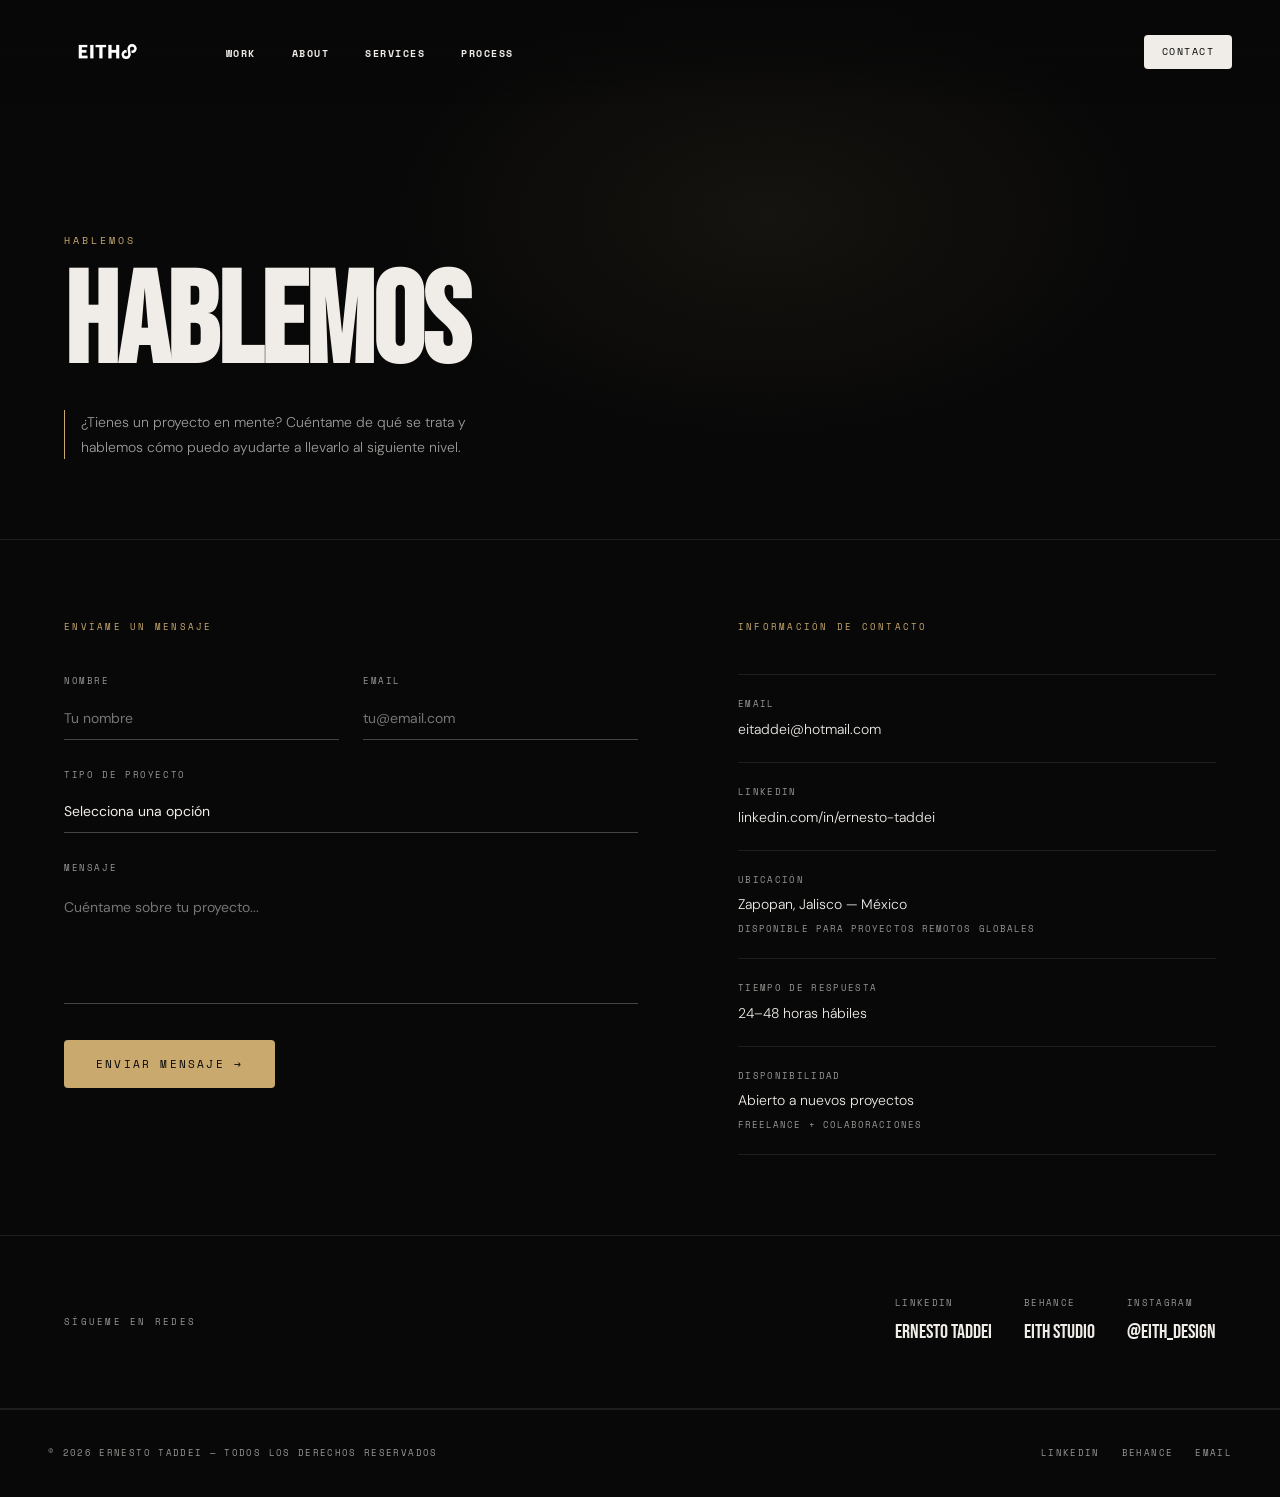
<file: contact.html>
<!DOCTYPE html>
<html lang="es">
<head>
<meta charset="UTF-8"/>
<meta name="viewport" content="width=device-width, initial-scale=1.0"/>
<title>Contacto — Ernesto Taddei</title>
<link rel="stylesheet" href="assets/css/global.css"/>
<style>
/* ── CONTACT PAGE ── */
.contact-hero{min-height:60vh;display:flex;align-items:flex-end;padding:0 64px 80px;position:relative;overflow:hidden;border-bottom:1px solid var(--gray);}
.contact-hero-bg{position:absolute;inset:0;background:radial-gradient(ellipse 50% 70% at 60% 40%, rgba(201,169,110,.07) 0%, transparent 60%);}
.contact-eyebrow{font-family:var(--font-mono);font-size:10px;letter-spacing:.3em;color:var(--gold);text-transform:uppercase;margin-bottom:20px;}
.contact-title{font-family:var(--font-display);font-size:clamp(72px,10vw,160px);line-height:.88;letter-spacing:-.01em;margin-bottom:28px;}
.contact-subtitle{font-size:14px;color:var(--muted2);line-height:1.75;max-width:440px;border-left:1px solid var(--gold);padding-left:16px;}

/* Form + Info grid */
.contact-body{padding:80px 64px;display:grid;grid-template-columns:1.2fr 1fr;gap:100px;border-bottom:1px solid var(--gray);}

/* Form */
.form-label{font-family:var(--font-mono);font-size:9px;letter-spacing:.25em;color:var(--gold);text-transform:uppercase;margin-bottom:40px;}
.contact-form{display:flex;flex-direction:column;gap:28px;}
.field-group{display:flex;flex-direction:column;gap:8px;}
.field-group label{font-family:var(--font-mono);font-size:9px;letter-spacing:.18em;color:var(--muted);text-transform:uppercase;}
.field-group input,
.field-group select,
.field-group textarea{background:transparent;border:none;border-bottom:1px solid var(--gray-mid);padding:12px 0;font-family:var(--font-body);font-size:14px;color:var(--white);outline:none;transition:border-color .3s;width:100%;-webkit-appearance:none;appearance:none;}
.field-group input:focus,
.field-group select:focus,
.field-group textarea:focus{border-color:var(--gold);}
.field-group select{cursor:pointer;background:var(--black);}
.field-group select option{background:var(--black);color:var(--white);}
.field-group textarea{resize:none;height:120px;line-height:1.7;}
.field-row{display:grid;grid-template-columns:1fr 1fr;gap:24px;}
.form-submit{background:var(--gold);color:var(--black);font-family:var(--font-mono);font-size:11px;letter-spacing:.2em;text-transform:uppercase;border:none;padding:16px 32px;cursor:pointer;transition:background .3s;align-self:flex-start;margin-top:8px;border-radius:4px;}
.form-submit:hover{background:var(--white);}

/* Info */
.info-label{font-family:var(--font-mono);font-size:9px;letter-spacing:.25em;color:var(--gold);text-transform:uppercase;margin-bottom:40px;}
.info-items{display:flex;flex-direction:column;gap:0;}
.info-item{border-top:1px solid var(--gray);padding:22px 0;}
.info-item:last-child{border-bottom:1px solid var(--gray);}
.info-key{font-family:var(--font-mono);font-size:9px;letter-spacing:.15em;color:var(--muted);text-transform:uppercase;margin-bottom:6px;}
.info-val{font-size:14px;color:var(--white);}
.info-val a{color:var(--white);text-decoration:none;transition:color .3s;}
.info-val a:hover{color:var(--gold);}
.info-note{font-family:var(--font-mono);font-size:9px;letter-spacing:.12em;color:var(--muted);text-transform:uppercase;margin-top:6px;}

/* Social links */
.socials-section{padding:60px 64px;display:flex;align-items:center;justify-content:space-between;border-bottom:1px solid var(--gray);}
.socials-label{font-family:var(--font-mono);font-size:9px;letter-spacing:.25em;color:var(--muted);text-transform:uppercase;}
.socials-links{display:flex;gap:32px;}
.social-link{display:flex;flex-direction:column;gap:6px;text-decoration:none;}
.social-platform{font-family:var(--font-mono);font-size:9px;letter-spacing:.15em;color:var(--muted);text-transform:uppercase;transition:color .3s;}
.social-handle{font-family:var(--font-display);font-size:20px;color:var(--white);transition:color .3s;}
.social-link:hover .social-platform,
.social-link:hover .social-handle{color:var(--gold);}

/* Success confirmation */
.form-success{display:none;flex-direction:column;align-items:flex-start;gap:14px;padding:8px 0;}
.form-success.show{display:flex;animation:fsIn .5s var(--ease) both;}
.fs-check{width:60px;height:60px;overflow:visible;}
.fs-circle{fill:none;stroke:var(--gold);stroke-width:2;stroke-dasharray:151;stroke-dashoffset:151;transform:rotate(-90deg);transform-origin:center;transform-box:fill-box;animation:fsDraw .6s ease forwards;}
.fs-tick{fill:none;stroke:var(--gold);stroke-width:3;stroke-linecap:round;stroke-linejoin:round;stroke-dasharray:40;stroke-dashoffset:40;animation:fsDrawTick .35s .55s ease forwards;}
.fs-title{font-family:var(--font-display);font-size:28px;letter-spacing:.01em;color:var(--white);opacity:0;animation:fsFadeUp .5s .65s ease forwards;}
.fs-sub{font-size:13px;color:var(--muted2);line-height:1.7;max-width:340px;border-left:1px solid var(--gold);padding-left:16px;opacity:0;animation:fsFadeUp .5s .8s ease forwards;}
@keyframes fsDraw{to{stroke-dashoffset:0;}}
@keyframes fsDrawTick{to{stroke-dashoffset:0;}}
@keyframes fsIn{from{opacity:0;transform:translateY(10px);}to{opacity:1;transform:translateY(0);}}
@keyframes fsFadeUp{from{opacity:0;transform:translateY(8px);}to{opacity:1;transform:translateY(0);}}

/* ── MOBILE ── */
@media (max-width: 768px) {
  .contact-hero{min-height:auto;padding:120px 24px 56px;}
  .contact-title{margin-bottom:24px;}
  .contact-subtitle{font-size:13px;max-width:100%;}

  .contact-body{grid-template-columns:1fr;gap:56px;padding:56px 24px;}
  .form-label,.info-label{margin-bottom:28px;}
  .field-row{grid-template-columns:1fr;gap:28px;}
  .form-submit{align-self:stretch;text-align:center;}

  .socials-section{flex-direction:column;align-items:flex-start;gap:28px;padding:48px 24px;}
  .socials-links{flex-wrap:wrap;gap:24px 32px;}
  .social-handle{font-size:18px;}
}
</style>
</head>
<body>
<div class="cursor" id="cursor"></div>
<div class="cursor-ring" id="cursorRing"></div>

<nav>
  <a href="index.html" class="nav-logo"><img src="assets/logo.png" alt="Eith Studio Logo" class="nav-logo-img"></a>
  <ul class="nav-links">
    <li><a href="index.html#work">Work</a></li>
    <li><a href="index.html#about">About</a></li>
    <li><a href="index.html#services">Services</a></li>
    <li><a href="index.html#process">Process</a></li>
  </ul>
  <a href="contact.html" class="nav-cta" style="background:var(--white);color:var(--black);">Contact</a>
  <button class="nav-toggle" aria-label="Menu"><span></span><span></span><span></span></button>
</nav>

<!-- HERO -->
<section class="contact-hero">
  <div class="contact-hero-bg"></div>
  <div>
    <p class="contact-eyebrow">Hablemos</p>
    <h1 class="contact-title">HABLEMOS</h1>
    <p class="contact-subtitle">¿Tienes un proyecto en mente? Cuéntame de qué se trata y hablemos cómo puedo ayudarte a llevarlo al siguiente nivel.</p>
  </div>
</section>

<!-- FORM + INFO -->
<div class="contact-body reveal">

  <!-- Form -->
  <div>
    <p class="form-label">Envíame un mensaje</p>
    <form class="contact-form" name="contact" method="POST" data-netlify="true" data-netlify-honeypot="bot-field" onsubmit="handleSubmit(event)">
      <input type="hidden" name="form-name" value="contact"/>
      <p hidden><label>No llenar este campo: <input name="bot-field"/></label></p>
      <div class="field-row">
        <div class="field-group">
          <label for="name">Nombre</label>
          <input type="text" id="name" name="name" placeholder="Tu nombre" required/>
        </div>
        <div class="field-group">
          <label for="email">Email</label>
          <input type="email" id="email" name="email" placeholder="tu@email.com" required/>
        </div>
      </div>
      <div class="field-group">
        <label for="project">Tipo de proyecto</label>
        <select id="project" name="project">
          <option value="">Selecciona una opción</option>
          <option value="renders">Modelado &amp; Renders</option>
          <option value="animation">Animación 3D</option>
          <option value="direction">Dirección Creativa</option>
          <option value="jewelry">Joyería 3D</option>
          <option value="other">Otro</option>
        </select>
      </div>
      <div class="field-group">
        <label for="message">Mensaje</label>
        <textarea id="message" name="message" placeholder="Cuéntame sobre tu proyecto..." required></textarea>
      </div>
      <button type="submit" class="form-submit">Enviar mensaje →</button>
    </form>
    <div class="form-success" id="formSuccess" aria-hidden="true">
      <svg class="fs-check" viewBox="0 0 52 52" aria-hidden="true">
        <circle class="fs-circle" cx="26" cy="26" r="24"/>
        <path class="fs-tick" d="M15 27 L23 35 L38 17"/>
      </svg>
      <p class="fs-title">Mensaje enviado</p>
      <p class="fs-sub">Gracias por escribir — te responderé en 24–48 h hábiles.</p>
    </div>
  </div>

  <!-- Info -->
  <div>
    <p class="info-label">Información de contacto</p>
    <div class="info-items">
      <div class="info-item">
        <p class="info-key">Email</p>
        <p class="info-val"><a href="mailto:eitaddei@hotmail.com">eitaddei@hotmail.com</a></p>
      </div>
      <div class="info-item">
        <p class="info-key">LinkedIn</p>
        <p class="info-val"><a href="https://linkedin.com/in/ernesto-taddei/" target="_blank">linkedin.com/in/ernesto-taddei</a></p>
      </div>
      <div class="info-item">
        <p class="info-key">Ubicación</p>
        <p class="info-val">Zapopan, Jalisco — México</p>
        <p class="info-note">Disponible para proyectos remotos globales</p>
      </div>
      <div class="info-item">
        <p class="info-key">Tiempo de respuesta</p>
        <p class="info-val">24–48 horas hábiles</p>
      </div>
      <div class="info-item">
        <p class="info-key">Disponibilidad</p>
        <p class="info-val">Abierto a nuevos proyectos</p>
        <p class="info-note">Freelance + colaboraciones</p>
      </div>
    </div>
  </div>

</div>

<!-- SOCIAL LINKS -->
<div class="socials-section reveal">
  <p class="socials-label">Sígueme en redes</p>
  <div class="socials-links">
    <a href="https://linkedin.com/in/ernesto-taddei/" target="_blank" class="social-link">
      <span class="social-platform">LinkedIn</span>
      <span class="social-handle">ERNESTO TADDEI</span>
    </a>
    <a href="https://www.behance.net/ernestotaddei" target="_blank" rel="noopener" class="social-link">
      <span class="social-platform">Behance</span>
      <span class="social-handle">EITH STUDIO</span>
    </a>
    <a href="https://www.instagram.com/eith_design" target="_blank" rel="noopener" class="social-link">
      <span class="social-platform">Instagram</span>
      <span class="social-handle">@EITH_DESIGN</span>
    </a>
  </div>
</div>

<footer>
  <span class="footer-copy">© 2026 Ernesto Taddei — Todos los derechos reservados</span>
  <div class="footer-socials">
    <a href="https://linkedin.com/in/ernesto-taddei/" target="_blank">LinkedIn</a>
    <a href="https://www.behance.net/ernestotaddei" target="_blank" rel="noopener">Behance</a>
    <a href="mailto:eitaddei@hotmail.com">Email</a>
  </div>
</footer>

<script src="assets/js/global.js"></script>
<script>
function handleSubmit(e){
  e.preventDefault();
  const form=e.target;
  const btn=form.querySelector('.form-submit');
  const body=new URLSearchParams(new FormData(form)).toString();
  btn.textContent='Enviando…';
  btn.disabled=true;
  fetch('/',{method:'POST',headers:{'Content-Type':'application/x-www-form-urlencoded'},body})
    .then(res=>{
      if(!res.ok) throw new Error('Network');
      const label=form.parentElement.querySelector('.form-label');
      if(label) label.style.display='none';
      form.style.display='none';
      const ok=document.getElementById('formSuccess');
      ok.classList.add('show');
      ok.setAttribute('aria-hidden','false');
    })
    .catch(()=>{
      btn.textContent='Error — intenta de nuevo';
      btn.disabled=false;
    });
}
</script>
</body>
</html>
</file>
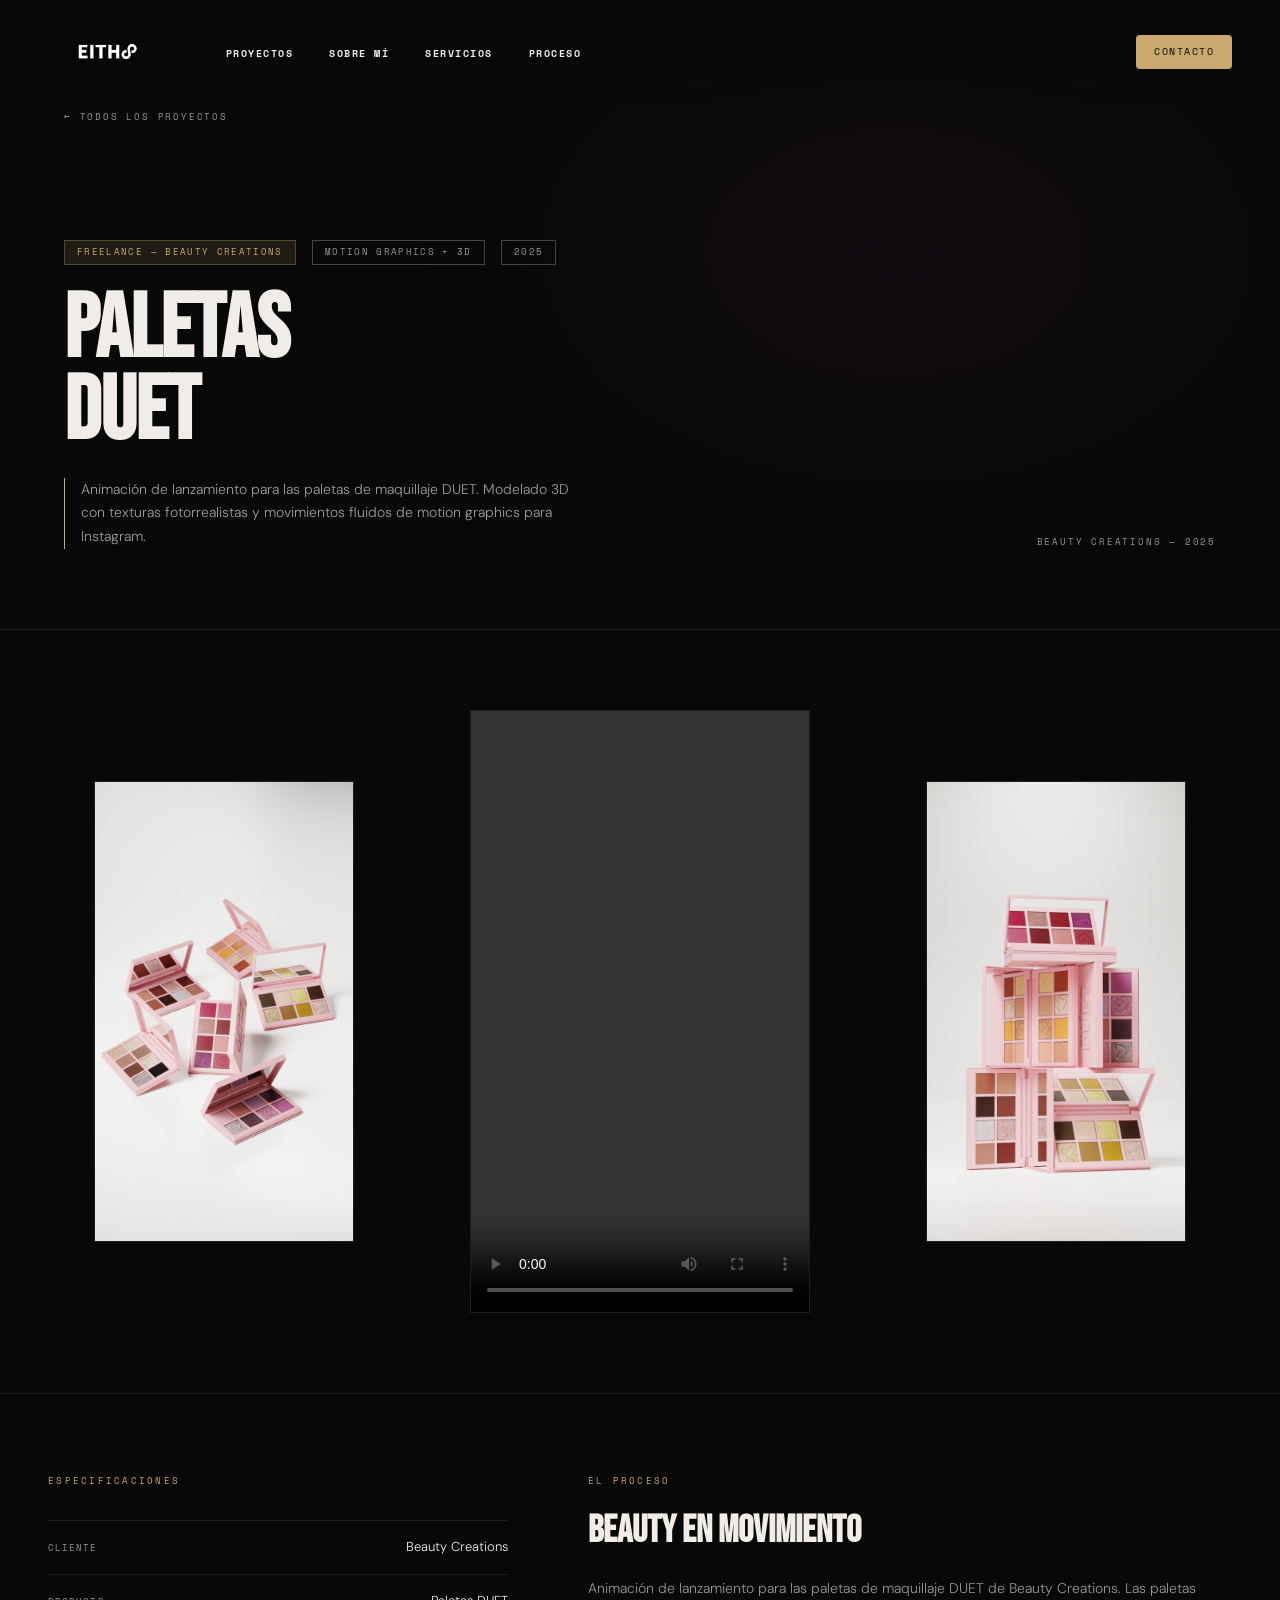
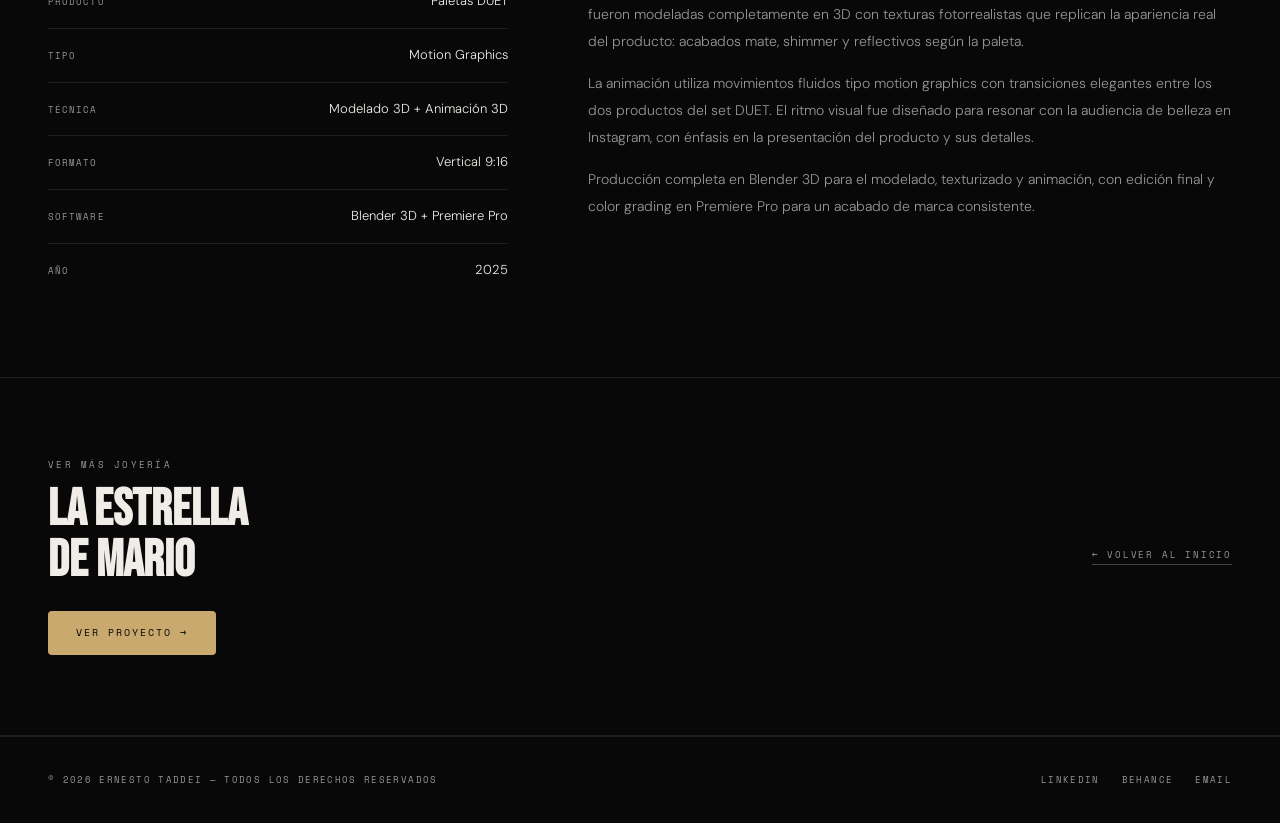
<file: projects/beauty-creations.html>
<!DOCTYPE html>
<html lang="es">
<head>
<meta charset="UTF-8"/>
<meta name="viewport" content="width=device-width, initial-scale=1.0"/>
<title>Beauty Creations — Paletas DUET | Ernesto Taddei</title>
<link rel="stylesheet" href="../assets/css/global.css"/>
<style>
.proj-hero{min-height:70vh;display:flex;align-items:flex-end;padding:0 64px 80px;position:relative;overflow:hidden;border-bottom:1px solid var(--gray);}
.proj-hero-bg{position:absolute;inset:0;background:radial-gradient(ellipse 60% 80% at 70% 40%, rgba(220,80,200,.04) 0%, transparent 65%);}
.proj-back{display:inline-flex;align-items:center;gap:8px;font-family:var(--font-mono);font-size:9px;letter-spacing:.2em;color:var(--muted);text-decoration:none;text-transform:uppercase;position:absolute;top:110px;left:64px;transition:color .3s;}
.proj-back:hover{color:var(--gold);}
.proj-meta{display:flex;gap:16px;margin-bottom:24px;flex-wrap:wrap;}
.proj-tag{font-family:var(--font-mono);font-size:9px;letter-spacing:.15em;color:var(--muted);text-transform:uppercase;border:1px solid var(--gray-mid);padding:4px 12px;}
.proj-tag.gold{color:var(--gold);border-color:rgba(201,169,110,.3);background:var(--gold-dim);}
.proj-title{font-family:var(--font-display);font-size:clamp(48px,7vw,100px);line-height:.92;letter-spacing:-.01em;margin-bottom:24px;}
.proj-subtitle{font-size:14px;color:var(--muted2);line-height:1.7;max-width:520px;border-left:1px solid var(--gold);padding-left:16px;}
.proj-year{font-family:var(--font-mono);font-size:9px;letter-spacing:.2em;color:var(--muted);text-transform:uppercase;position:absolute;bottom:80px;right:64px;}
.video-section{padding:80px 48px;border-bottom:1px solid var(--gray);}
.video-row{display:flex;gap:24px;justify-content:center;align-items:center;flex-wrap:wrap;}
.video-wrap{position:relative;background:#10060e;border:1px solid var(--gray);overflow:hidden;max-width:340px;width:100%;margin:0 auto;}
.video-wrap video,.video-wrap img{width:100%;display:block;aspect-ratio:9/16;object-fit:cover;}
.side-img{max-width:260px;}
.details-section{padding:80px 48px;display:grid;grid-template-columns:1fr 1.4fr;gap:80px;border-bottom:1px solid var(--gray);}
.spec-label{font-family:var(--font-mono);font-size:9px;letter-spacing:.25em;color:var(--gold);text-transform:uppercase;margin-bottom:32px;}
.spec-item{border-top:1px solid var(--gray);padding:16px 0;display:flex;justify-content:space-between;align-items:baseline;}
.spec-key{font-family:var(--font-mono);font-size:9px;letter-spacing:.12em;color:var(--muted);text-transform:uppercase;}
.spec-val{font-size:13px;color:var(--white);}
.copy-tag{font-family:var(--font-mono);font-size:9px;letter-spacing:.25em;color:var(--gold);text-transform:uppercase;margin-bottom:24px;}
.copy-title{font-family:var(--font-display);font-size:clamp(28px,3vw,44px);line-height:1;margin-bottom:24px;}
.copy-body{font-size:14px;color:var(--muted);line-height:1.9;}
.copy-body p+p{margin-top:16px;}
.next-section{padding:80px 48px;display:flex;align-items:center;justify-content:space-between;border-bottom:1px solid var(--gray);}
.next-label{font-family:var(--font-mono);font-size:9px;letter-spacing:.25em;color:var(--muted);text-transform:uppercase;margin-bottom:12px;}
.next-title{font-family:var(--font-display);font-size:clamp(32px,4vw,60px);line-height:1;}
.next-link{display:inline-flex;align-items:center;gap:12px;font-family:var(--font-mono);font-size:10px;letter-spacing:.2em;color:var(--black);background:var(--gold);padding:14px 28px;text-decoration:none;text-transform:uppercase;transition:background .3s;margin-top:24px;white-space:nowrap;border-radius:4px;}
.next-link:hover{background:var(--white);}
.back-home{font-family:var(--font-mono);font-size:9px;letter-spacing:.2em;color:var(--muted);text-decoration:none;text-transform:uppercase;border-bottom:1px solid var(--gray-mid);padding-bottom:2px;transition:color .3s,border-color .3s;}
.back-home:hover{color:var(--gold);border-color:var(--gold);}

@media(max-width:768px){
  .proj-hero{padding:80px 24px 48px;flex-direction:column;align-items:flex-start;min-height:auto;gap:0;}
  .proj-back{position:relative;top:auto;left:auto;margin-bottom:24px;}
  .proj-year{position:relative;bottom:auto;right:auto;margin-top:24px;}
  .video-section{padding:40px 24px;}
  .details-section{grid-template-columns:1fr;gap:48px;padding:48px 24px;}
  .next-section{flex-direction:column;align-items:flex-start;gap:24px;padding:48px 24px;}
}
</style>
</head>
<body>
<div class="cursor" id="cursor"></div>
<div class="cursor-ring" id="cursorRing"></div>

<nav>
  <a href="../index.html" class="nav-logo"><img src="../assets/logo.png" alt="Eith Studio Logo" class="nav-logo-img"></a>
  <ul class="nav-links">
    <li><a href="../index.html#work">Proyectos</a></li>
    <li><a href="../index.html#about">Sobre mí</a></li>
    <li><a href="../index.html#services">Servicios</a></li>
    <li><a href="../index.html#process">Proceso</a></li>
  </ul>
  <a href="../contact.html" class="nav-cta">Contacto</a>
  <button class="nav-toggle" aria-label="Menú"><span></span><span></span><span></span></button>
</nav>

<section class="proj-hero">
  <div class="proj-hero-bg"></div>
  <a href="../index.html#work" class="proj-back">← Todos los proyectos</a>
  <div>
    <div class="proj-meta">
      <span class="proj-tag gold">Freelance — Beauty Creations</span>
      <span class="proj-tag">Motion Graphics + 3D</span>
      <span class="proj-tag">2025</span>
    </div>
    <h1 class="proj-title">PALETAS<br/>DUET</h1>
    <p class="proj-subtitle">Animación de lanzamiento para las paletas de maquillaje DUET. Modelado 3D con texturas fotorrealistas y movimientos fluidos de motion graphics para Instagram.</p>
  </div>
  <span class="proj-year">Beauty Creations — 2025</span>
</section>

<section class="video-section reveal">
  <div class="video-row">
    <div class="video-wrap side-img">
      <img src="../Freelance/duet1.png" alt="Beauty Creations DUET — paletas abiertas"/>
    </div>
    <div class="video-wrap">
      <video src="../Freelance/Beauty Creations.mp4" controls playsinline></video>
    </div>
    <div class="video-wrap side-img">
      <img src="../Freelance/duet2.png" alt="Beauty Creations DUET — paletas apiladas"/>
    </div>
  </div>
</section>

<section class="details-section reveal">
  <div class="details-specs">
    <p class="spec-label">Especificaciones</p>
    <div class="spec-item"><span class="spec-key">Cliente</span><span class="spec-val">Beauty Creations</span></div>
    <div class="spec-item"><span class="spec-key">Producto</span><span class="spec-val">Paletas DUET</span></div>
    <div class="spec-item"><span class="spec-key">Tipo</span><span class="spec-val">Motion Graphics</span></div>
    <div class="spec-item"><span class="spec-key">Técnica</span><span class="spec-val">Modelado 3D + Animación 3D</span></div>
    <div class="spec-item"><span class="spec-key">Formato</span><span class="spec-val">Vertical 9:16</span></div>
    <div class="spec-item"><span class="spec-key">Software</span><span class="spec-val">Blender 3D + Premiere Pro</span></div>
    <div class="spec-item"><span class="spec-key">Año</span><span class="spec-val">2025</span></div>
  </div>
  <div class="details-copy">
    <p class="copy-tag">El proceso</p>
    <h2 class="copy-title">BEAUTY EN MOVIMIENTO</h2>
    <div class="copy-body">
      <p>Animación de lanzamiento para las paletas de maquillaje DUET de Beauty Creations. Las paletas fueron modeladas completamente en 3D con texturas fotorrealistas que replican la apariencia real del producto: acabados mate, shimmer y reflectivos según la paleta.</p>
      <p>La animación utiliza movimientos fluidos tipo motion graphics con transiciones elegantes entre los dos productos del set DUET. El ritmo visual fue diseñado para resonar con la audiencia de belleza en Instagram, con énfasis en la presentación del producto y sus detalles.</p>
      <p>Producción completa en Blender 3D para el modelado, texturizado y animación, con edición final y color grading en Premiere Pro para un acabado de marca consistente.</p>
    </div>
  </div>
</section>

<div class="next-section reveal">
  <div>
    <p class="next-label">Ver más joyería</p>
    <h2 class="next-title">LA ESTRELLA<br/>DE MARIO</h2>
    <a href="natanael-cano.html" class="next-link">Ver proyecto →</a>
  </div>
  <a href="../index.html" class="back-home">← Volver al inicio</a>
</div>

<footer>
  <span class="footer-copy">© 2026 Ernesto Taddei — Todos los derechos reservados</span>
  <div class="footer-socials">
    <a href="https://linkedin.com/in/ernesto-taddei/" target="_blank">LinkedIn</a>
    <a href="#" target="_blank">Behance</a>
    <a href="mailto:eitaddei@hotmail.com">Email</a>
  </div>
</footer>

<script src="../assets/js/global.js"></script>
</body>
</html>
</file>
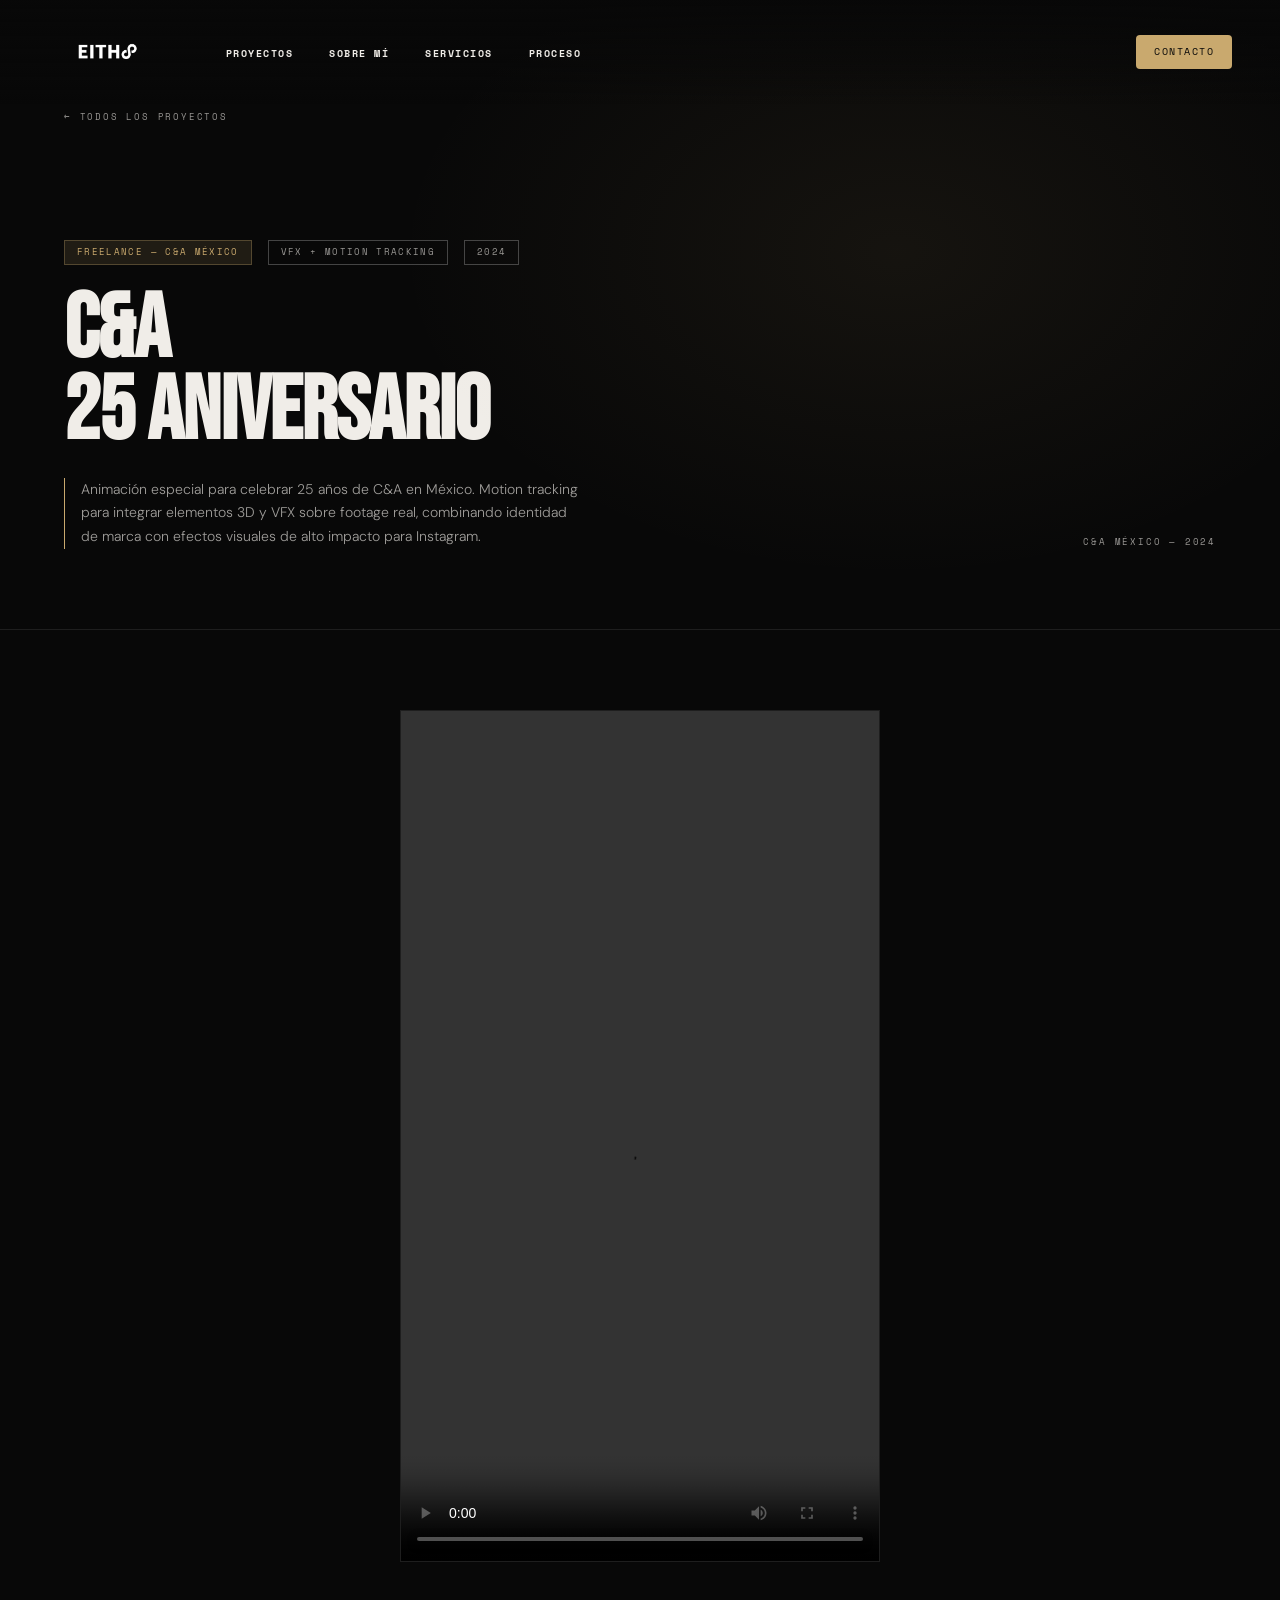
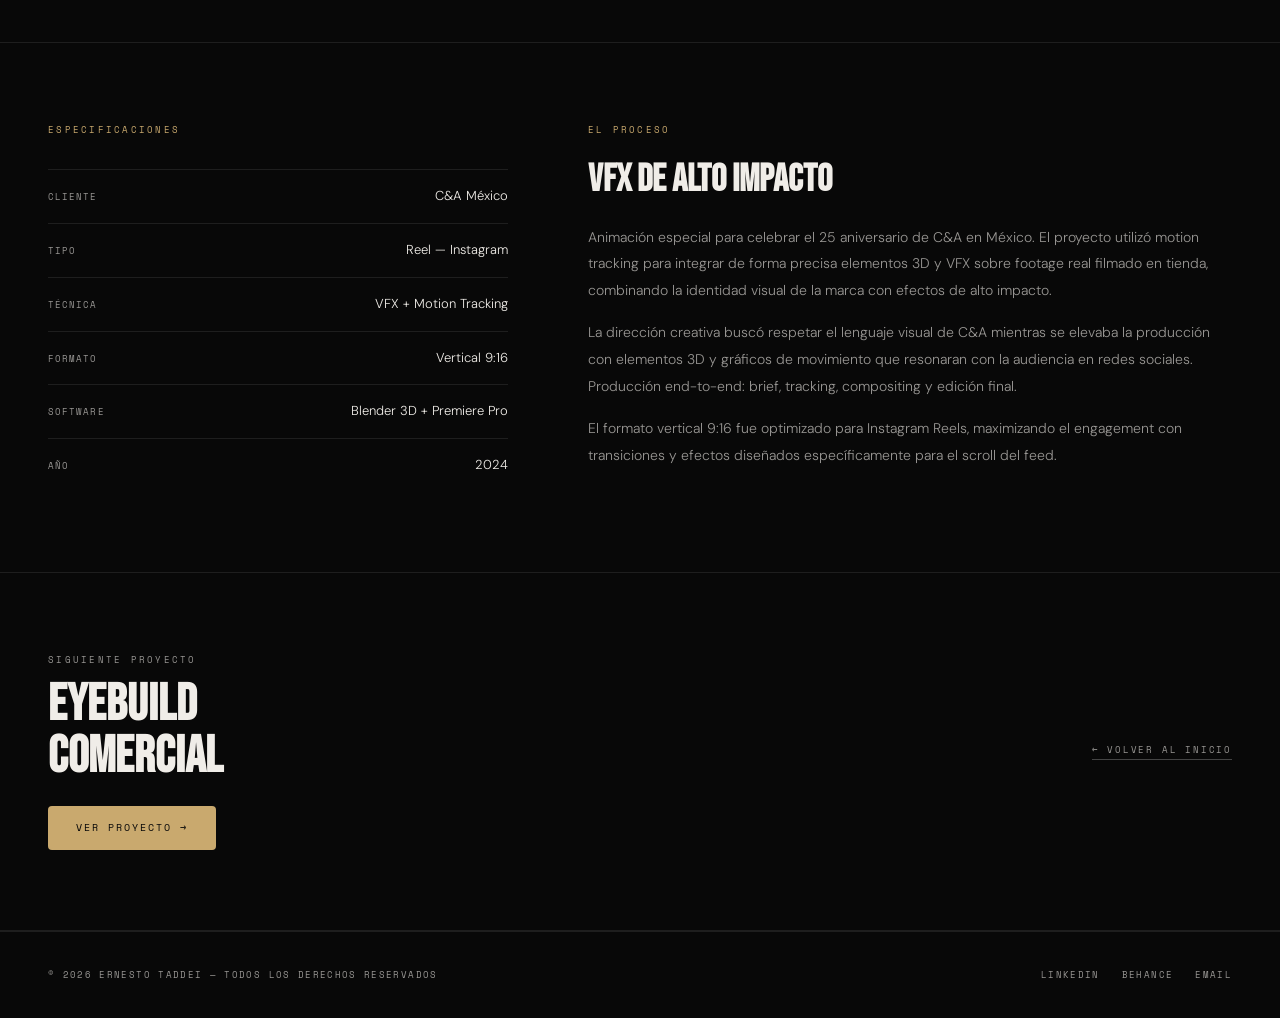
<file: projects/ca-aniversario.html>
<!DOCTYPE html>
<html lang="es">
<head>
<meta charset="UTF-8"/>
<meta name="viewport" content="width=device-width, initial-scale=1.0"/>
<title>C&A — 25 Aniversario | Ernesto Taddei</title>
<link rel="stylesheet" href="../assets/css/global.css"/>
<style>
.proj-hero{min-height:70vh;display:flex;align-items:flex-end;padding:0 64px 80px;position:relative;overflow:hidden;border-bottom:1px solid var(--gray);}
.proj-hero-bg{position:absolute;inset:0;background:radial-gradient(ellipse 60% 80% at 70% 40%, rgba(201,169,110,.07) 0%, transparent 65%);}
.proj-back{display:inline-flex;align-items:center;gap:8px;font-family:var(--font-mono);font-size:9px;letter-spacing:.2em;color:var(--muted);text-decoration:none;text-transform:uppercase;position:absolute;top:110px;left:64px;transition:color .3s;}
.proj-back:hover{color:var(--gold);}
.proj-meta{display:flex;gap:16px;margin-bottom:24px;flex-wrap:wrap;}
.proj-tag{font-family:var(--font-mono);font-size:9px;letter-spacing:.15em;color:var(--muted);text-transform:uppercase;border:1px solid var(--gray-mid);padding:4px 12px;}
.proj-tag.gold{color:var(--gold);border-color:rgba(201,169,110,.3);background:var(--gold-dim);}
.proj-title{font-family:var(--font-display);font-size:clamp(48px,7vw,100px);line-height:.92;letter-spacing:-.01em;margin-bottom:24px;}
.proj-subtitle{font-size:14px;color:var(--muted2);line-height:1.7;max-width:520px;border-left:1px solid var(--gold);padding-left:16px;}
.proj-year{font-family:var(--font-mono);font-size:9px;letter-spacing:.2em;color:var(--muted);text-transform:uppercase;position:absolute;bottom:80px;right:64px;}
.video-section{padding:80px 48px;border-bottom:1px solid var(--gray);}
.video-wrap{position:relative;background:#0d0a04;border:1px solid var(--gray);overflow:hidden;max-width:480px;margin:0 auto;}
.video-wrap video{width:100%;display:block;aspect-ratio:9/16;object-fit:cover;}
.details-section{padding:80px 48px;display:grid;grid-template-columns:1fr 1.4fr;gap:80px;border-bottom:1px solid var(--gray);}
.spec-label{font-family:var(--font-mono);font-size:9px;letter-spacing:.25em;color:var(--gold);text-transform:uppercase;margin-bottom:32px;}
.spec-item{border-top:1px solid var(--gray);padding:16px 0;display:flex;justify-content:space-between;align-items:baseline;}
.spec-key{font-family:var(--font-mono);font-size:9px;letter-spacing:.12em;color:var(--muted);text-transform:uppercase;}
.spec-val{font-size:13px;color:var(--white);}
.copy-tag{font-family:var(--font-mono);font-size:9px;letter-spacing:.25em;color:var(--gold);text-transform:uppercase;margin-bottom:24px;}
.copy-title{font-family:var(--font-display);font-size:clamp(28px,3vw,44px);line-height:1;margin-bottom:24px;}
.copy-body{font-size:14px;color:var(--muted);line-height:1.9;}
.copy-body p+p{margin-top:16px;}
.next-section{padding:80px 48px;display:flex;align-items:center;justify-content:space-between;border-bottom:1px solid var(--gray);}
.next-label{font-family:var(--font-mono);font-size:9px;letter-spacing:.25em;color:var(--muted);text-transform:uppercase;margin-bottom:12px;}
.next-title{font-family:var(--font-display);font-size:clamp(32px,4vw,60px);line-height:1;}
.next-link{display:inline-flex;align-items:center;gap:12px;font-family:var(--font-mono);font-size:10px;letter-spacing:.2em;color:var(--black);background:var(--gold);padding:14px 28px;text-decoration:none;text-transform:uppercase;transition:background .3s;margin-top:24px;white-space:nowrap;border-radius:4px;}
.next-link:hover{background:var(--white);}
.back-home{font-family:var(--font-mono);font-size:9px;letter-spacing:.2em;color:var(--muted);text-decoration:none;text-transform:uppercase;border-bottom:1px solid var(--gray-mid);padding-bottom:2px;transition:color .3s,border-color .3s;}
.back-home:hover{color:var(--gold);border-color:var(--gold);}

@media(max-width:768px){
  .proj-hero{padding:80px 24px 48px;flex-direction:column;align-items:flex-start;min-height:auto;gap:0;}
  .proj-back{position:relative;top:auto;left:auto;margin-bottom:24px;}
  .proj-year{position:relative;bottom:auto;right:auto;margin-top:24px;}
  .video-section{padding:40px 24px;}
  .details-section{grid-template-columns:1fr;gap:48px;padding:48px 24px;}
  .next-section{flex-direction:column;align-items:flex-start;gap:24px;padding:48px 24px;}
}
</style>
</head>
<body>
<div class="cursor" id="cursor"></div>
<div class="cursor-ring" id="cursorRing"></div>

<nav>
  <a href="../index.html" class="nav-logo"><img src="../assets/logo.png" alt="Eith Studio Logo" class="nav-logo-img"></a>
  <ul class="nav-links">
    <li><a href="../index.html#work">Proyectos</a></li>
    <li><a href="../index.html#about">Sobre mí</a></li>
    <li><a href="../index.html#services">Servicios</a></li>
    <li><a href="../index.html#process">Proceso</a></li>
  </ul>
  <a href="../contact.html" class="nav-cta">Contacto</a>
  <button class="nav-toggle" aria-label="Menú"><span></span><span></span><span></span></button>
</nav>

<section class="proj-hero">
  <div class="proj-hero-bg"></div>
  <a href="../index.html#work" class="proj-back">← Todos los proyectos</a>
  <div>
    <div class="proj-meta">
      <span class="proj-tag gold">Freelance — C&A México</span>
      <span class="proj-tag">VFX + Motion Tracking</span>
      <span class="proj-tag">2024</span>
    </div>
    <h1 class="proj-title">C&A<br/>25 ANIVERSARIO</h1>
    <p class="proj-subtitle">Animación especial para celebrar 25 años de C&A en México. Motion tracking para integrar elementos 3D y VFX sobre footage real, combinando identidad de marca con efectos visuales de alto impacto para Instagram.</p>
  </div>
  <span class="proj-year">C&A México — 2024</span>
</section>

<section class="video-section reveal">
  <div class="video-wrap">
    <video src="../Freelance/C&A.mp4" controls playsinline poster=""></video>
  </div>
</section>

<section class="details-section reveal">
  <div class="details-specs">
    <p class="spec-label">Especificaciones</p>
    <div class="spec-item"><span class="spec-key">Cliente</span><span class="spec-val">C&A México</span></div>
    <div class="spec-item"><span class="spec-key">Tipo</span><span class="spec-val">Reel — Instagram</span></div>
    <div class="spec-item"><span class="spec-key">Técnica</span><span class="spec-val">VFX + Motion Tracking</span></div>
    <div class="spec-item"><span class="spec-key">Formato</span><span class="spec-val">Vertical 9:16</span></div>
    <div class="spec-item"><span class="spec-key">Software</span><span class="spec-val">Blender 3D + Premiere Pro</span></div>
    <div class="spec-item"><span class="spec-key">Año</span><span class="spec-val">2024</span></div>
  </div>
  <div class="details-copy">
    <p class="copy-tag">El proceso</p>
    <h2 class="copy-title">VFX DE ALTO IMPACTO</h2>
    <div class="copy-body">
      <p>Animación especial para celebrar el 25 aniversario de C&A en México. El proyecto utilizó motion tracking para integrar de forma precisa elementos 3D y VFX sobre footage real filmado en tienda, combinando la identidad visual de la marca con efectos de alto impacto.</p>
      <p>La dirección creativa buscó respetar el lenguaje visual de C&A mientras se elevaba la producción con elementos 3D y gráficos de movimiento que resonaran con la audiencia en redes sociales. Producción end-to-end: brief, tracking, compositing y edición final.</p>
      <p>El formato vertical 9:16 fue optimizado para Instagram Reels, maximizando el engagement con transiciones y efectos diseñados específicamente para el scroll del feed.</p>
    </div>
  </div>
</section>

<div class="next-section reveal">
  <div>
    <p class="next-label">Siguiente proyecto</p>
    <h2 class="next-title">EYEBUILD<br/>COMERCIAL</h2>
    <a href="eyebuild.html" class="next-link">Ver proyecto →</a>
  </div>
  <a href="../index.html" class="back-home">← Volver al inicio</a>
</div>

<footer>
  <span class="footer-copy">© 2026 Ernesto Taddei — Todos los derechos reservados</span>
  <div class="footer-socials">
    <a href="https://linkedin.com/in/ernesto-taddei/" target="_blank">LinkedIn</a>
    <a href="#" target="_blank">Behance</a>
    <a href="mailto:eitaddei@hotmail.com">Email</a>
  </div>
</footer>

<script src="../assets/js/global.js"></script>
</body>
</html>
</file>
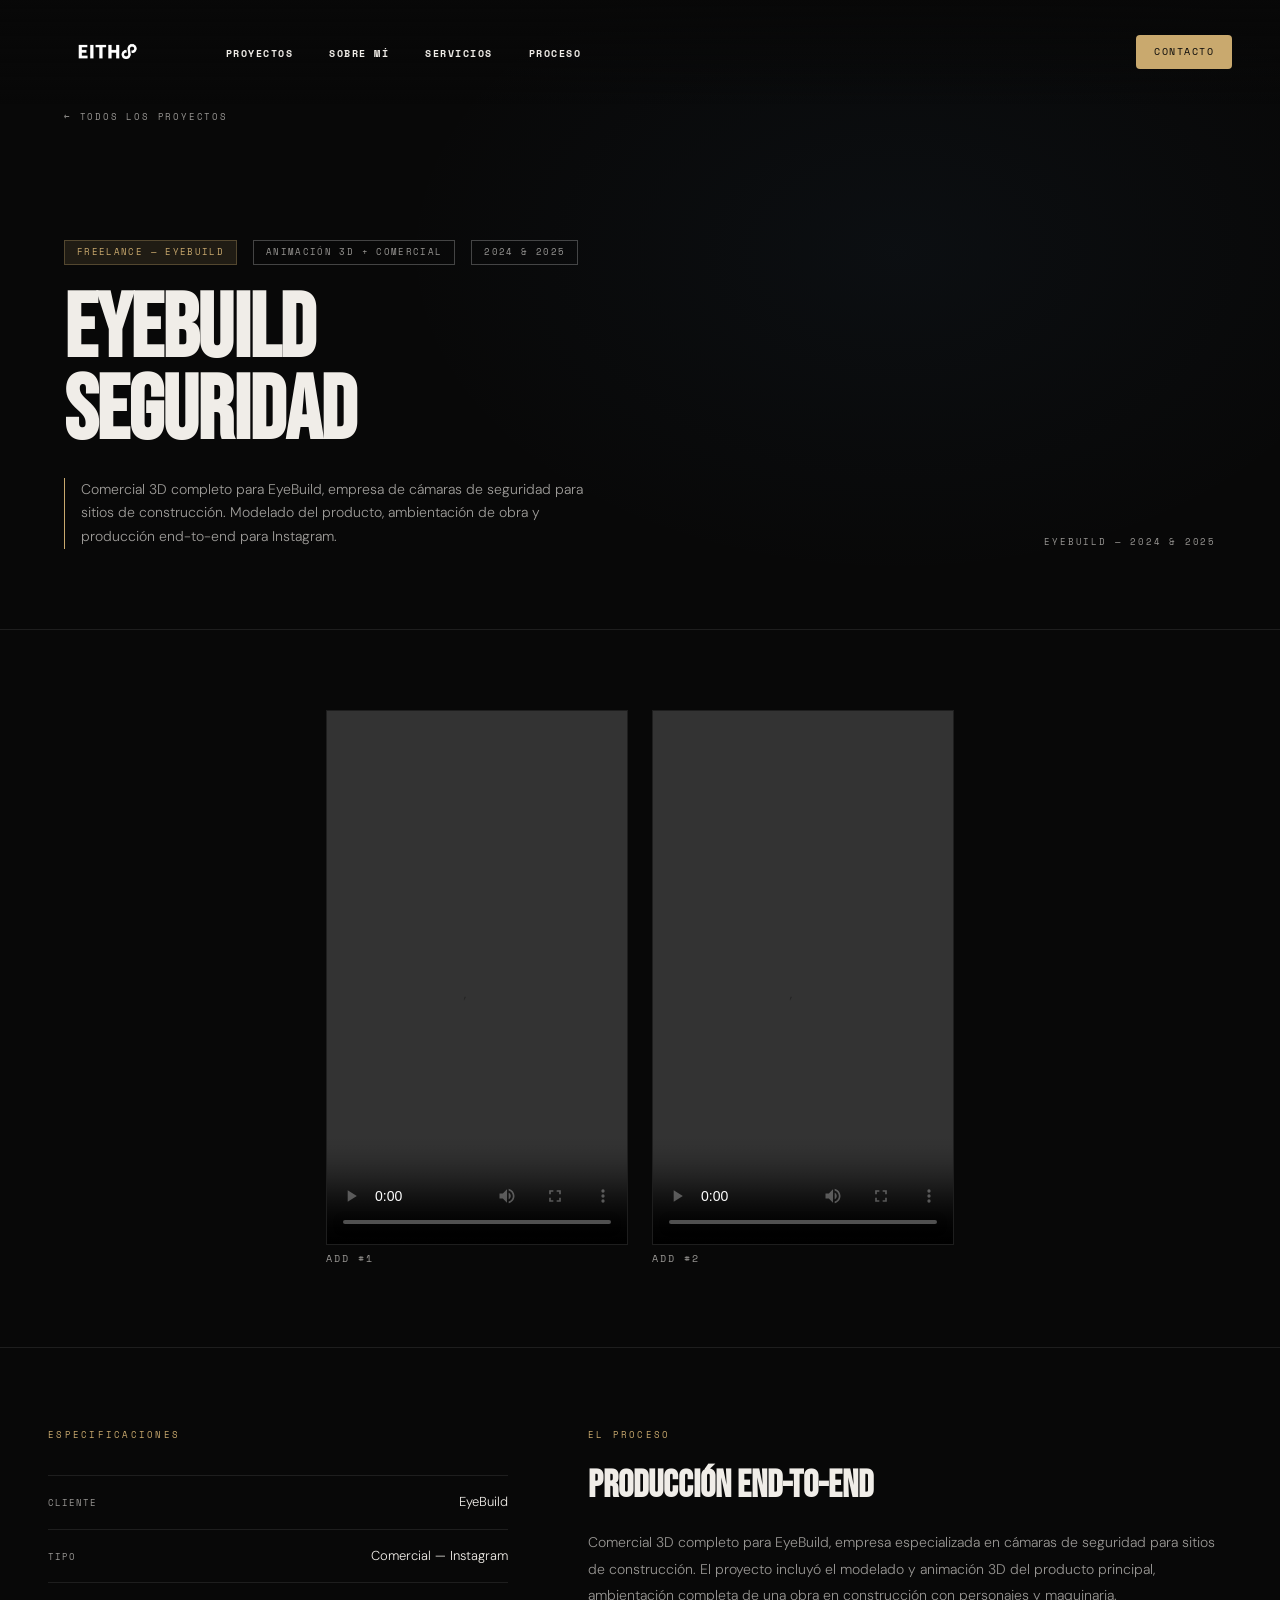
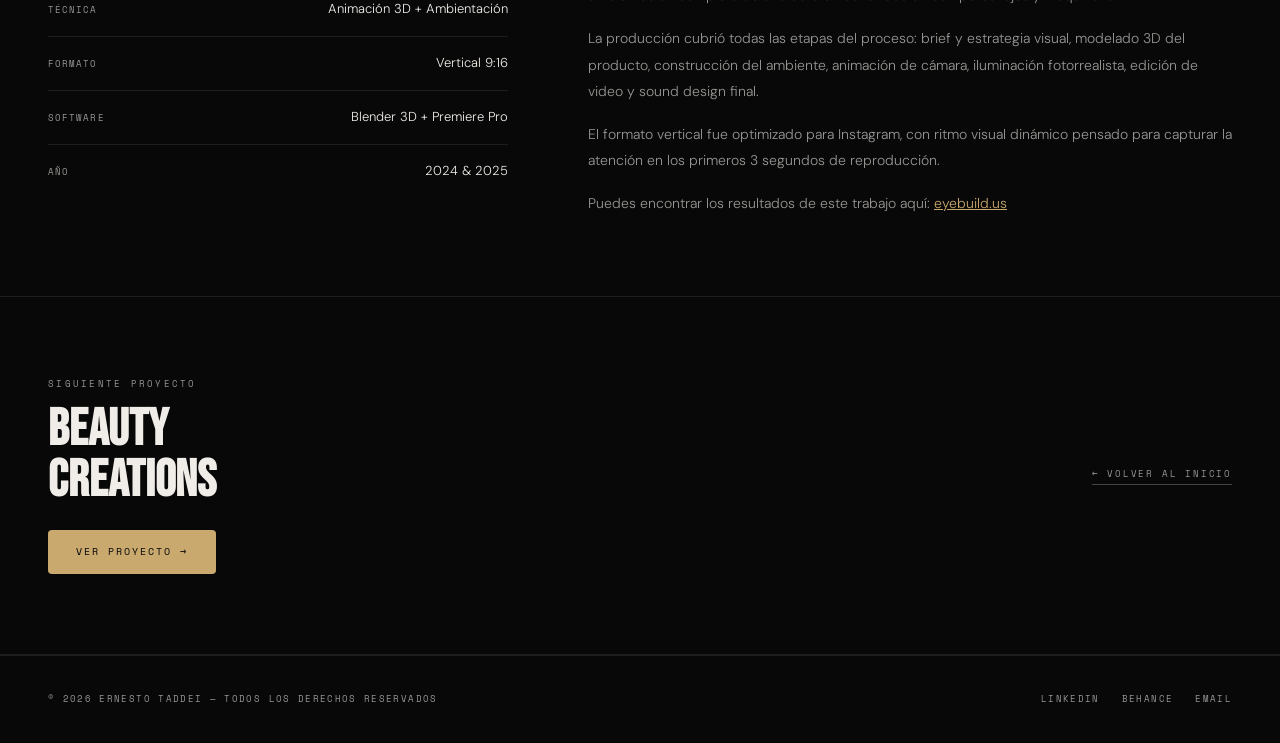
<file: projects/eyebuild.html>
<!DOCTYPE html>
<html lang="es">
<head>
<meta charset="UTF-8"/>
<meta name="viewport" content="width=device-width, initial-scale=1.0"/>
<title>EyeBuild — Cámaras de Seguridad | Ernesto Taddei</title>
<link rel="stylesheet" href="../assets/css/global.css"/>
<style>
.proj-hero{min-height:70vh;display:flex;align-items:flex-end;padding:0 64px 80px;position:relative;overflow:hidden;border-bottom:1px solid var(--gray);}
.proj-hero-bg{position:absolute;inset:0;background:radial-gradient(ellipse 60% 80% at 70% 40%, rgba(80,140,200,.05) 0%, transparent 65%);}
.proj-back{display:inline-flex;align-items:center;gap:8px;font-family:var(--font-mono);font-size:9px;letter-spacing:.2em;color:var(--muted);text-decoration:none;text-transform:uppercase;position:absolute;top:110px;left:64px;transition:color .3s;}
.proj-back:hover{color:var(--gold);}
.proj-meta{display:flex;gap:16px;margin-bottom:24px;flex-wrap:wrap;}
.proj-tag{font-family:var(--font-mono);font-size:9px;letter-spacing:.15em;color:var(--muted);text-transform:uppercase;border:1px solid var(--gray-mid);padding:4px 12px;}
.proj-tag.gold{color:var(--gold);border-color:rgba(201,169,110,.3);background:var(--gold-dim);}
.proj-title{font-family:var(--font-display);font-size:clamp(48px,7vw,100px);line-height:.92;letter-spacing:-.01em;margin-bottom:24px;}
.proj-subtitle{font-size:14px;color:var(--muted2);line-height:1.7;max-width:520px;border-left:1px solid var(--gold);padding-left:16px;}
.proj-year{font-family:var(--font-mono);font-size:9px;letter-spacing:.2em;color:var(--muted);text-transform:uppercase;position:absolute;bottom:80px;right:64px;}
.video-section{padding:80px 48px;border-bottom:1px solid var(--gray);}
.video-row{display:flex;gap:24px;justify-content:center;flex-wrap:wrap;}
.video-wrap{position:relative;background:#060b10;border:1px solid var(--gray);overflow:hidden;max-width:380px;width:100%;margin:0 auto;}
.video-wrap video{width:100%;display:block;aspect-ratio:9/16;object-fit:cover;}
.video-caption{font-family:var(--font-mono);font-size:10px;letter-spacing:.2em;color:var(--muted);text-transform:uppercase;text-align:left;margin-top:6px;}
.details-section{padding:80px 48px;display:grid;grid-template-columns:1fr 1.4fr;gap:80px;border-bottom:1px solid var(--gray);}
.spec-label{font-family:var(--font-mono);font-size:9px;letter-spacing:.25em;color:var(--gold);text-transform:uppercase;margin-bottom:32px;}
.spec-item{border-top:1px solid var(--gray);padding:16px 0;display:flex;justify-content:space-between;align-items:baseline;}
.spec-key{font-family:var(--font-mono);font-size:9px;letter-spacing:.12em;color:var(--muted);text-transform:uppercase;}
.spec-val{font-size:13px;color:var(--white);}
.copy-tag{font-family:var(--font-mono);font-size:9px;letter-spacing:.25em;color:var(--gold);text-transform:uppercase;margin-bottom:24px;}
.copy-title{font-family:var(--font-display);font-size:clamp(28px,3vw,44px);line-height:1;margin-bottom:24px;}
.copy-body{font-size:14px;color:var(--muted);line-height:1.9;}
.copy-body p+p{margin-top:16px;}
.next-section{padding:80px 48px;display:flex;align-items:center;justify-content:space-between;border-bottom:1px solid var(--gray);}
.next-label{font-family:var(--font-mono);font-size:9px;letter-spacing:.25em;color:var(--muted);text-transform:uppercase;margin-bottom:12px;}
.next-title{font-family:var(--font-display);font-size:clamp(32px,4vw,60px);line-height:1;}
.next-link{display:inline-flex;align-items:center;gap:12px;font-family:var(--font-mono);font-size:10px;letter-spacing:.2em;color:var(--black);background:var(--gold);padding:14px 28px;text-decoration:none;text-transform:uppercase;transition:background .3s;margin-top:24px;white-space:nowrap;border-radius:4px;}
.next-link:hover{background:var(--white);}
.back-home{font-family:var(--font-mono);font-size:9px;letter-spacing:.2em;color:var(--muted);text-decoration:none;text-transform:uppercase;border-bottom:1px solid var(--gray-mid);padding-bottom:2px;transition:color .3s,border-color .3s;}
.back-home:hover{color:var(--gold);border-color:var(--gold);}

@media(max-width:768px){
  .proj-hero{padding:80px 24px 48px;flex-direction:column;align-items:flex-start;min-height:auto;gap:0;}
  .proj-back{position:relative;top:auto;left:auto;margin-bottom:24px;}
  .proj-year{position:relative;bottom:auto;right:auto;margin-top:24px;}
  .video-section{padding:40px 24px;}
  .details-section{grid-template-columns:1fr;gap:48px;padding:48px 24px;}
  .next-section{flex-direction:column;align-items:flex-start;gap:24px;padding:48px 24px;}
}
</style>
</head>
<body>
<div class="cursor" id="cursor"></div>
<div class="cursor-ring" id="cursorRing"></div>

<nav>
  <a href="../index.html" class="nav-logo"><img src="../assets/logo.png" alt="Eith Studio Logo" class="nav-logo-img"></a>
  <ul class="nav-links">
    <li><a href="../index.html#work">Proyectos</a></li>
    <li><a href="../index.html#about">Sobre mí</a></li>
    <li><a href="../index.html#services">Servicios</a></li>
    <li><a href="../index.html#process">Proceso</a></li>
  </ul>
  <a href="../contact.html" class="nav-cta">Contacto</a>
  <button class="nav-toggle" aria-label="Menú"><span></span><span></span><span></span></button>
</nav>

<section class="proj-hero">
  <div class="proj-hero-bg"></div>
  <a href="../index.html#work" class="proj-back">← Todos los proyectos</a>
  <div>
    <div class="proj-meta">
      <span class="proj-tag gold">Freelance — EyeBuild</span>
      <span class="proj-tag">Animación 3D + Comercial</span>
      <span class="proj-tag">2024 & 2025</span>
    </div>
    <h1 class="proj-title">EYEBUILD<br/>SEGURIDAD</h1>
    <p class="proj-subtitle">Comercial 3D completo para EyeBuild, empresa de cámaras de seguridad para sitios de construcción. Modelado del producto, ambientación de obra y producción end-to-end para Instagram.</p>
  </div>
  <span class="proj-year">EyeBuild — 2024 & 2025</span>
</section>

<section class="video-section reveal">
  <div class="video-row">
    <div>
      <div class="video-wrap">
        <video src="../Freelance/EyeBuild.MP4" controls playsinline></video>
      </div>
      <p class="video-caption">ADD #1</p>
    </div>
    <div>
      <div class="video-wrap">
        <video src="../Freelance/Camara II.mp4" controls playsinline></video>
      </div>
      <p class="video-caption">ADD #2</p>
    </div>
  </div>
</section>

<section class="details-section reveal">
  <div class="details-specs">
    <p class="spec-label">Especificaciones</p>
    <div class="spec-item"><span class="spec-key">Cliente</span><span class="spec-val">EyeBuild</span></div>
    <div class="spec-item"><span class="spec-key">Tipo</span><span class="spec-val">Comercial — Instagram</span></div>
    <div class="spec-item"><span class="spec-key">Técnica</span><span class="spec-val">Animación 3D + Ambientación</span></div>
    <div class="spec-item"><span class="spec-key">Formato</span><span class="spec-val">Vertical 9:16</span></div>
    <div class="spec-item"><span class="spec-key">Software</span><span class="spec-val">Blender 3D + Premiere Pro</span></div>
    <div class="spec-item"><span class="spec-key">Año</span><span class="spec-val">2024 & 2025</span></div>
  </div>
  <div class="details-copy">
    <p class="copy-tag">El proceso</p>
    <h2 class="copy-title">PRODUCCIÓN END-TO-END</h2>
    <div class="copy-body">
      <p>Comercial 3D completo para EyeBuild, empresa especializada en cámaras de seguridad para sitios de construcción. El proyecto incluyó el modelado y animación 3D del producto principal, ambientación completa de una obra en construcción con personajes y maquinaria.</p>
      <p>La producción cubrió todas las etapas del proceso: brief y estrategia visual, modelado 3D del producto, construcción del ambiente, animación de cámara, iluminación fotorrealista, edición de video y sound design final.</p>
      <p>El formato vertical fue optimizado para Instagram, con ritmo visual dinámico pensado para capturar la atención en los primeros 3 segundos de reproducción.</p>
      <p>Puedes encontrar los resultados de este trabajo aquí: <a href="https://www.eyebuild.us/" target="_blank" rel="noopener noreferrer" style="color:var(--gold);text-decoration:underline;">eyebuild.us</a></p>
    </div>
  </div>
</section>

<div class="next-section reveal">
  <div>
    <p class="next-label">Siguiente proyecto</p>
    <h2 class="next-title">BEAUTY<br/>CREATIONS</h2>
    <a href="beauty-creations.html" class="next-link">Ver proyecto →</a>
  </div>
  <a href="../index.html" class="back-home">← Volver al inicio</a>
</div>

<footer>
  <span class="footer-copy">© 2026 Ernesto Taddei — Todos los derechos reservados</span>
  <div class="footer-socials">
    <a href="https://linkedin.com/in/ernesto-taddei/" target="_blank">LinkedIn</a>
    <a href="#" target="_blank">Behance</a>
    <a href="mailto:eitaddei@hotmail.com">Email</a>
  </div>
</footer>

<script src="../assets/js/global.js"></script>
</body>
</html>
</file>
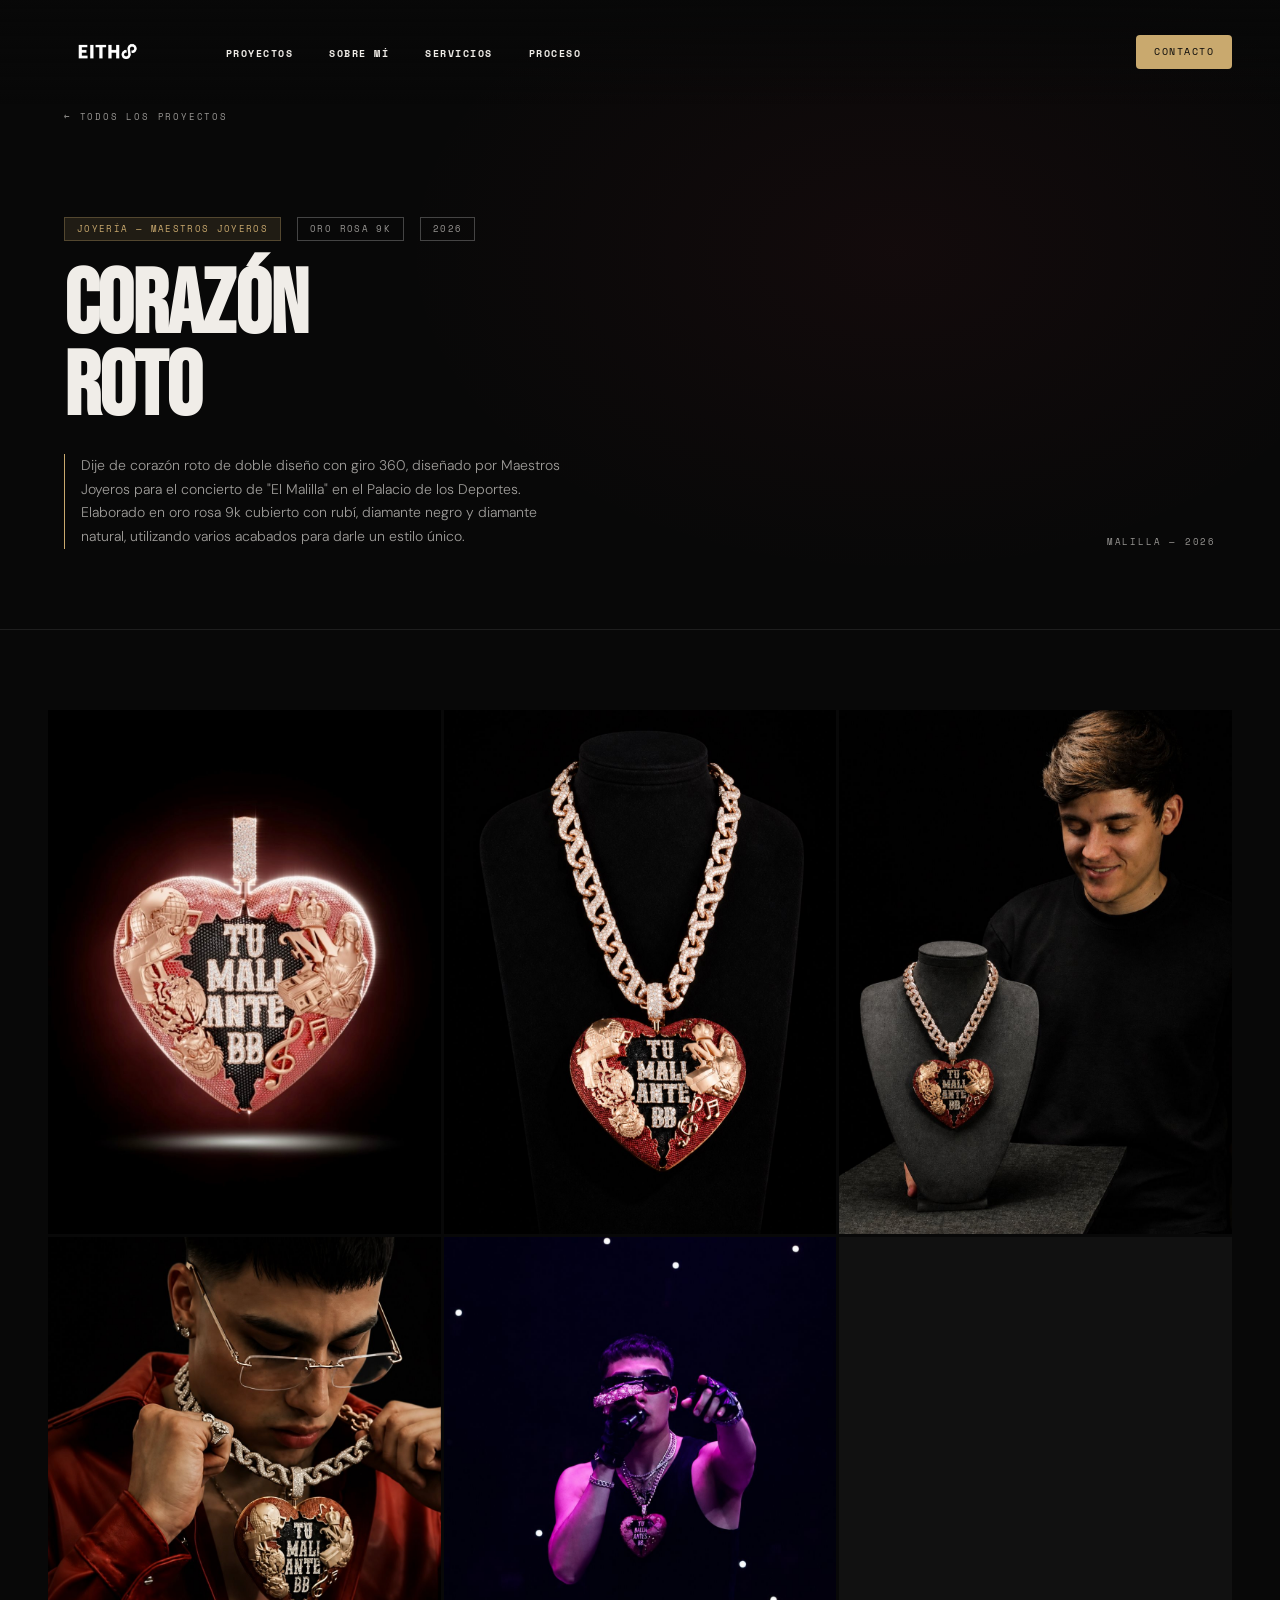
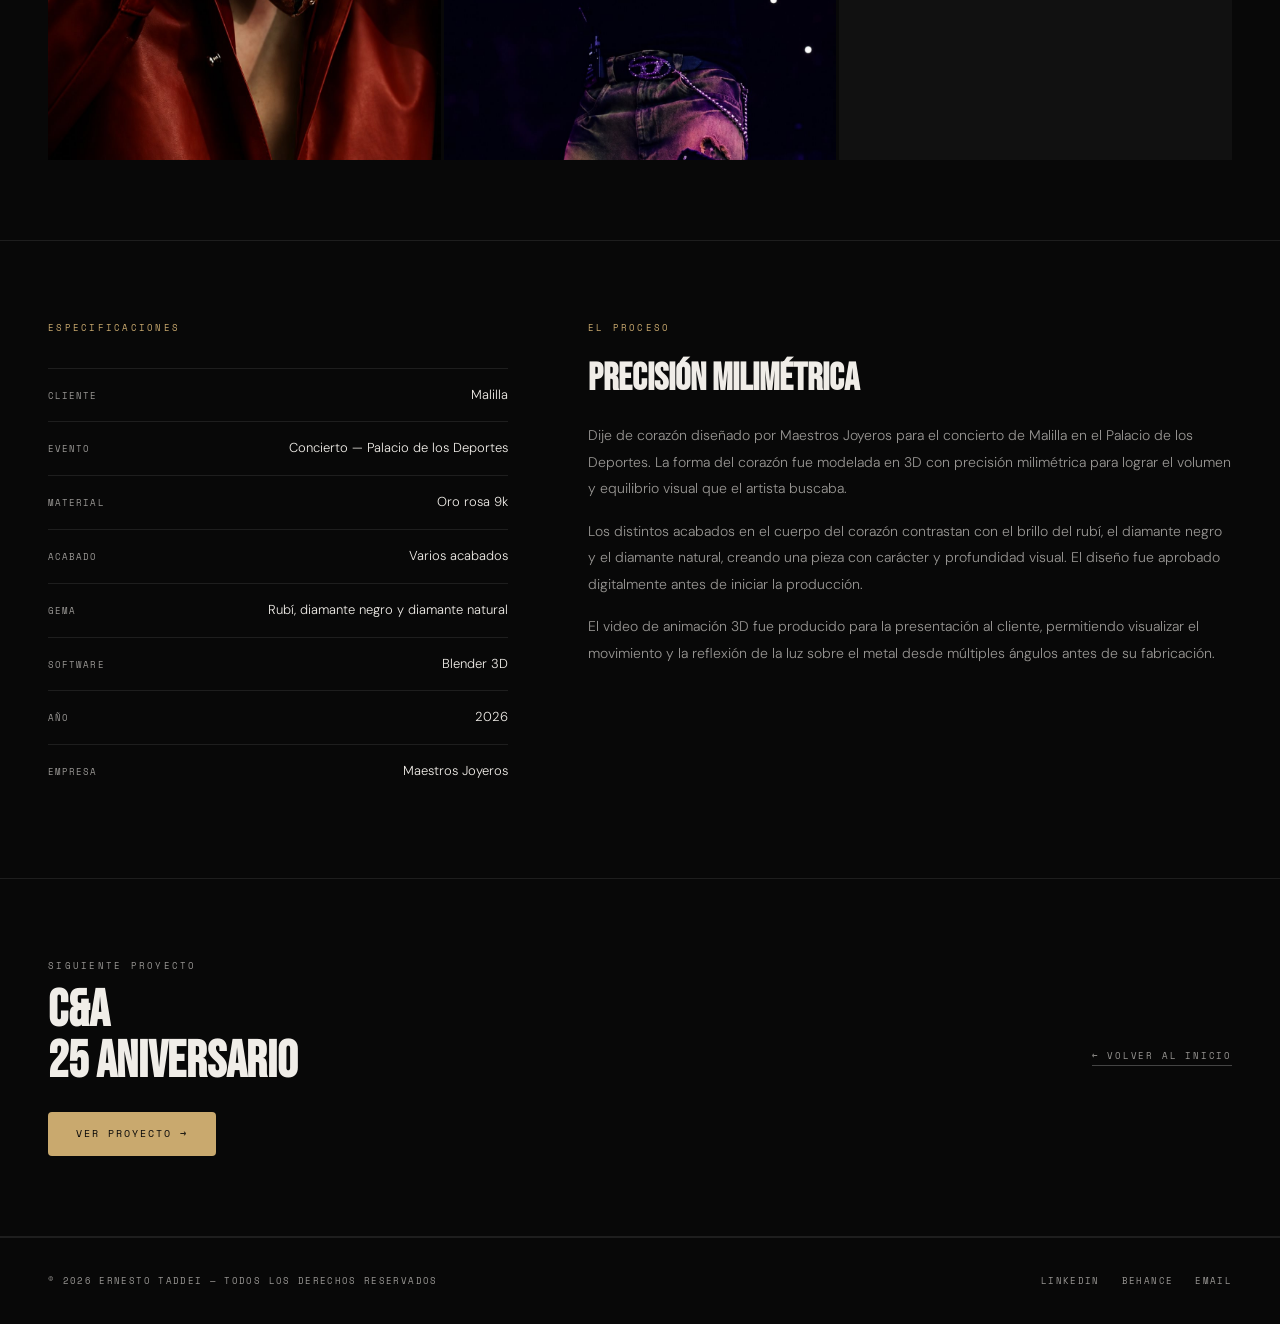
<file: projects/malilla.html>
<!DOCTYPE html>
<html lang="es">
<head>
<meta charset="UTF-8"/>
<meta name="viewport" content="width=device-width, initial-scale=1.0"/>
<title>Malilla — Corazón Roto | Ernesto Taddei</title>
<link rel="stylesheet" href="../assets/css/global.css"/>
<style>
.proj-hero{min-height:70vh;display:flex;align-items:flex-end;padding:0 64px 80px;position:relative;overflow:hidden;border-bottom:1px solid var(--gray);}
.proj-hero-bg{position:absolute;inset:0;background:radial-gradient(ellipse 60% 80% at 70% 40%, rgba(220,60,80,.05) 0%, transparent 65%);}
.proj-back{display:inline-flex;align-items:center;gap:8px;font-family:var(--font-mono);font-size:9px;letter-spacing:.2em;color:var(--muted);text-decoration:none;text-transform:uppercase;position:absolute;top:110px;left:64px;transition:color .3s;}
.proj-back:hover{color:var(--gold);}
.proj-meta{display:flex;gap:16px;margin-bottom:24px;flex-wrap:wrap;}
.proj-tag{font-family:var(--font-mono);font-size:9px;letter-spacing:.15em;color:var(--muted);text-transform:uppercase;border:1px solid var(--gray-mid);padding:4px 12px;}
.proj-tag.gold{color:var(--gold);border-color:rgba(201,169,110,.3);background:var(--gold-dim);}
.proj-title{font-family:var(--font-display);font-size:clamp(48px,7vw,100px);line-height:.92;letter-spacing:-.01em;margin-bottom:24px;}
.proj-subtitle{font-size:14px;color:var(--muted2);line-height:1.7;max-width:520px;border-left:1px solid var(--gold);padding-left:16px;}
.proj-year{font-family:var(--font-mono);font-size:9px;letter-spacing:.2em;color:var(--muted);text-transform:uppercase;position:absolute;bottom:80px;right:64px;}
.gallery-section{padding:80px 48px;border-bottom:1px solid var(--gray);}
.gallery-grid{display:grid;grid-template-columns:repeat(3,1fr);gap:3px;}
.gallery-img{width:100%;aspect-ratio:3/4;object-fit:cover;display:block;transition:transform .8s var(--ease);}
.gallery-img:hover{transform:scale(1.03);}
.gallery-item{overflow:hidden;background:var(--gray);}
.gallery-video{width:100%;aspect-ratio:9/16;object-fit:cover;display:block;grid-column:span 1;}
.details-section{padding:80px 48px;display:grid;grid-template-columns:1fr 1.4fr;gap:80px;border-bottom:1px solid var(--gray);}
.spec-label{font-family:var(--font-mono);font-size:9px;letter-spacing:.25em;color:var(--gold);text-transform:uppercase;margin-bottom:32px;}
.spec-item{border-top:1px solid var(--gray);padding:16px 0;display:flex;justify-content:space-between;align-items:baseline;}
.spec-key{font-family:var(--font-mono);font-size:9px;letter-spacing:.12em;color:var(--muted);text-transform:uppercase;}
.spec-val{font-size:13px;color:var(--white);}
.copy-tag{font-family:var(--font-mono);font-size:9px;letter-spacing:.25em;color:var(--gold);text-transform:uppercase;margin-bottom:24px;}
.copy-title{font-family:var(--font-display);font-size:clamp(28px,3vw,44px);line-height:1;margin-bottom:24px;}
.copy-body{font-size:14px;color:var(--muted);line-height:1.9;}
.copy-body p+p{margin-top:16px;}
.next-section{padding:80px 48px;display:flex;align-items:center;justify-content:space-between;border-bottom:1px solid var(--gray);}
.next-label{font-family:var(--font-mono);font-size:9px;letter-spacing:.25em;color:var(--muted);text-transform:uppercase;margin-bottom:12px;}
.next-title{font-family:var(--font-display);font-size:clamp(32px,4vw,60px);line-height:1;}
.next-link{display:inline-flex;align-items:center;gap:12px;font-family:var(--font-mono);font-size:10px;letter-spacing:.2em;color:var(--black);background:var(--gold);padding:14px 28px;text-decoration:none;text-transform:uppercase;transition:background .3s;margin-top:24px;white-space:nowrap;border-radius:4px;}
.next-link:hover{background:var(--white);}
.back-home{font-family:var(--font-mono);font-size:9px;letter-spacing:.2em;color:var(--muted);text-decoration:none;text-transform:uppercase;border-bottom:1px solid var(--gray-mid);padding-bottom:2px;transition:color .3s,border-color .3s;}
.back-home:hover{color:var(--gold);border-color:var(--gold);}

@media(max-width:768px){
  .gallery-section{padding:40px 0;}
  .gallery-grid{display:flex;flex-direction:row;overflow-x:scroll;scroll-snap-type:x mandatory;-webkit-overflow-scrolling:touch;gap:3px;scrollbar-width:none;}
  .gallery-grid::-webkit-scrollbar{display:none;}
  .gallery-item{flex-shrink:0;width:88vw;scroll-snap-align:center;}
  .gallery-img{width:100%;aspect-ratio:3/4;height:auto;object-fit:cover;}
  .gallery-grid video{width:100%;aspect-ratio:3/4;object-fit:cover;display:block;}
  .details-section{grid-template-columns:1fr;gap:48px;padding:48px 24px;}
  .next-section{flex-direction:column;align-items:flex-start;gap:24px;padding:48px 24px;}
  .proj-hero{padding:80px 24px 48px;flex-direction:column;align-items:flex-start;min-height:auto;gap:0;}
  .proj-back{position:relative;top:auto;left:auto;margin-bottom:24px;}
  .proj-year{position:relative;bottom:auto;right:auto;margin-top:24px;}
}
</style>
</head>
<body>
<div class="cursor" id="cursor"></div>
<div class="cursor-ring" id="cursorRing"></div>

<nav>
  <a href="../index.html" class="nav-logo"><img src="../assets/logo.png" alt="Eith Studio Logo" class="nav-logo-img"></a>
  <ul class="nav-links">
    <li><a href="../index.html#work">Proyectos</a></li>
    <li><a href="../index.html#about">Sobre mí</a></li>
    <li><a href="../index.html#services">Servicios</a></li>
    <li><a href="../index.html#process">Proceso</a></li>
  </ul>
  <a href="../contact.html" class="nav-cta">Contacto</a>
  <button class="nav-toggle" aria-label="Menú"><span></span><span></span><span></span></button>
</nav>

<section class="proj-hero">
  <div class="proj-hero-bg"></div>
  <a href="../index.html#work" class="proj-back">← Todos los proyectos</a>
  <div>
    <div class="proj-meta">
      <span class="proj-tag gold">Joyería — Maestros Joyeros</span>
      <span class="proj-tag">Oro Rosa 9k</span>
      <span class="proj-tag">2026</span>
    </div>
    <h1 class="proj-title">CORAZÓN<br/>ROTO</h1>
    <p class="proj-subtitle">Dije de corazón roto de doble diseño con giro 360, diseñado por Maestros Joyeros para el concierto de "El Malilla" en el Palacio de los Deportes. Elaborado en oro rosa 9k cubierto con rubí, diamante negro y diamante natural, utilizando varios acabados para darle un estilo único.</p>
  </div>
  <span class="proj-year">Malilla — 2026</span>
</section>

<section class="gallery-section reveal">
  <div class="gallery-grid">
    <div class="gallery-item"><img src="../Joyería/13.jpg" alt="Corazón Eterno — Vista Frontal" class="gallery-img"/></div>
    <div class="gallery-item"><img src="../Joyería/14.jpg" alt="Corazón Eterno — Detalle Inner" class="gallery-img"/></div>
    <div class="gallery-item"><img src="../Joyería/15.jpg" alt="Corazón Eterno — Con Cadena" class="gallery-img"/></div>
    <div class="gallery-item"><img src="../Joyería/16.jpg" alt="Corazón Eterno — Rubí Central" class="gallery-img"/></div>
    <div class="gallery-item"><img src="../Joyería/17.jpg" alt="Corazón Eterno — Vista 3/4" class="gallery-img"/></div>
    <div class="gallery-item" style="background:#111;overflow:hidden;">
      <video src="../Joyería/18.MP4" autoplay muted loop playsinline data-lazy-autoplay style="width:100%;aspect-ratio:3/4;object-fit:cover;display:block;"></video>
    </div>
  </div>
</section>

<section class="details-section reveal">
  <div class="details-specs">
    <p class="spec-label">Especificaciones</p>
    <div class="spec-item"><span class="spec-key">Cliente</span><span class="spec-val">Malilla</span></div>
    <div class="spec-item"><span class="spec-key">Evento</span><span class="spec-val">Concierto — Palacio de los Deportes</span></div>
    <div class="spec-item"><span class="spec-key">Material</span><span class="spec-val">Oro rosa 9k</span></div>
    <div class="spec-item"><span class="spec-key">Acabado</span><span class="spec-val">Varios acabados</span></div>
    <div class="spec-item"><span class="spec-key">Gema</span><span class="spec-val">Rubí, diamante negro y diamante natural</span></div>
    <div class="spec-item"><span class="spec-key">Software</span><span class="spec-val">Blender 3D</span></div>
    <div class="spec-item"><span class="spec-key">Año</span><span class="spec-val">2026</span></div>
    <div class="spec-item"><span class="spec-key">Empresa</span><span class="spec-val">Maestros Joyeros</span></div>
  </div>
  <div class="details-copy">
    <p class="copy-tag">El proceso</p>
    <h2 class="copy-title">PRECISIÓN MILIMÉTRICA</h2>
    <div class="copy-body">
      <p>Dije de corazón diseñado por Maestros Joyeros para el concierto de Malilla en el Palacio de los Deportes. La forma del corazón fue modelada en 3D con precisión milimétrica para lograr el volumen y equilibrio visual que el artista buscaba.</p>
      <p>Los distintos acabados en el cuerpo del corazón contrastan con el brillo del rubí, el diamante negro y el diamante natural, creando una pieza con carácter y profundidad visual. El diseño fue aprobado digitalmente antes de iniciar la producción.</p>
      <p>El video de animación 3D fue producido para la presentación al cliente, permitiendo visualizar el movimiento y la reflexión de la luz sobre el metal desde múltiples ángulos antes de su fabricación.</p>
    </div>
  </div>
</section>

<div class="next-section reveal">
  <div>
    <p class="next-label">Siguiente proyecto</p>
    <h2 class="next-title">C&A<br/>25 ANIVERSARIO</h2>
    <a href="ca-aniversario.html" class="next-link">Ver proyecto →</a>
  </div>
  <a href="../index.html" class="back-home">← Volver al inicio</a>
</div>

<footer>
  <span class="footer-copy">© 2026 Ernesto Taddei — Todos los derechos reservados</span>
  <div class="footer-socials">
    <a href="https://linkedin.com/in/ernesto-taddei/" target="_blank">LinkedIn</a>
    <a href="#" target="_blank">Behance</a>
    <a href="mailto:eitaddei@hotmail.com">Email</a>
  </div>
</footer>

<script src="../assets/js/global.js"></script>
</body>
</html>
</file>
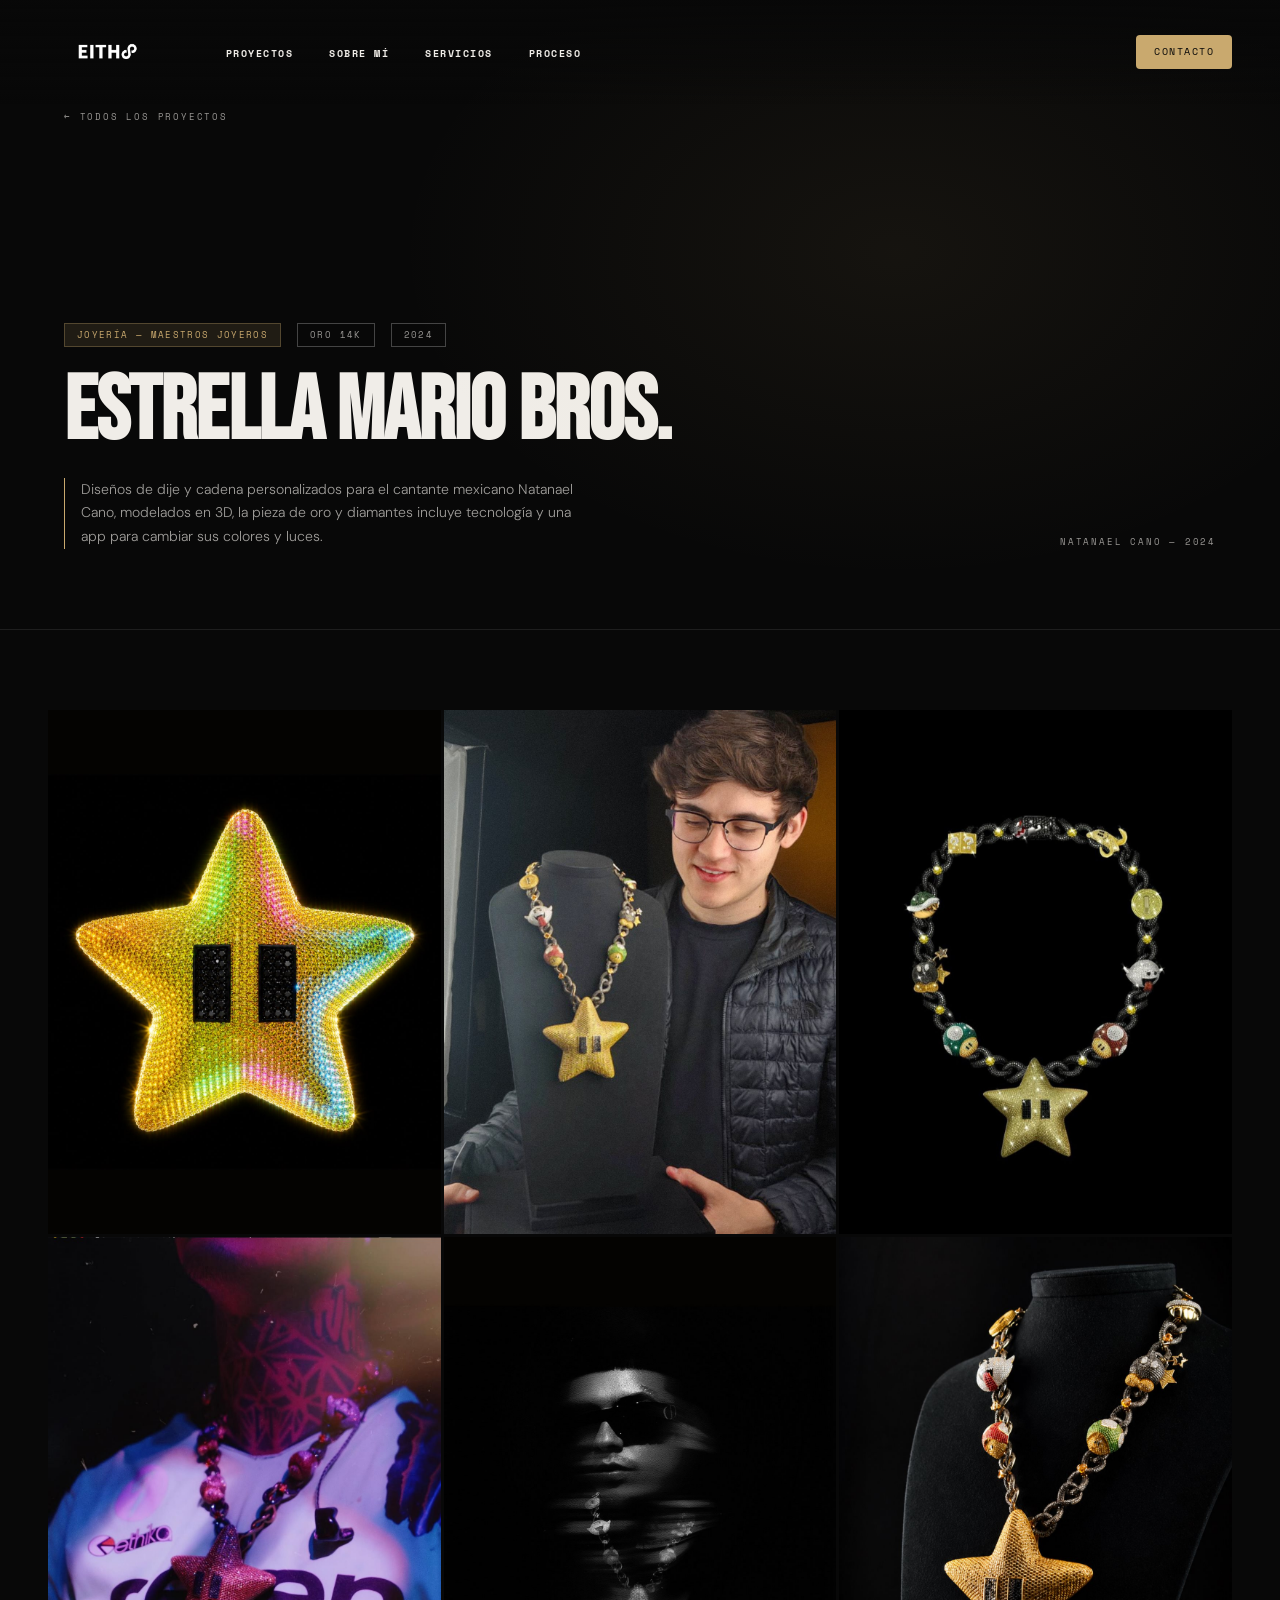
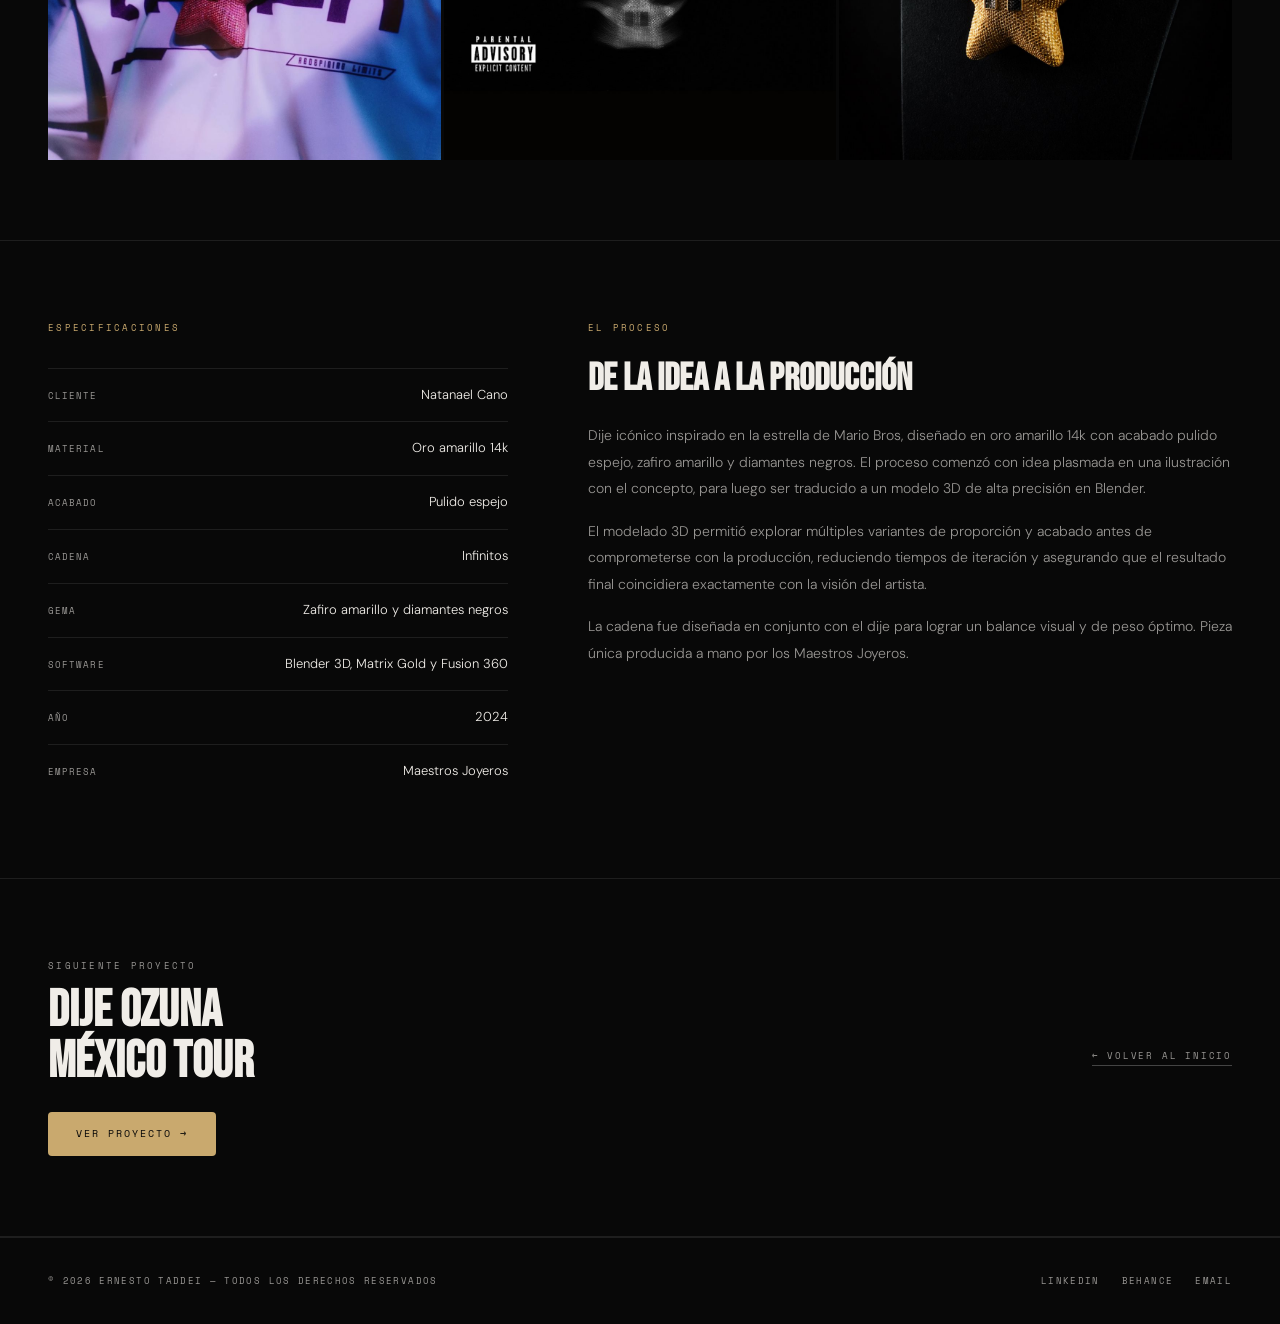
<file: projects/natanael-cano.html>
<!DOCTYPE html>
<html lang="es">
<head>
<meta charset="UTF-8"/>
<meta name="viewport" content="width=device-width, initial-scale=1.0"/>
<title>Natanael Cano — Estrella Mario Bros. | Ernesto Taddei</title>
<link rel="stylesheet" href="../assets/css/global.css"/>
<style>
/* ── PROJECT PAGE STYLES ── */
.proj-hero{min-height:70vh;display:flex;align-items:flex-end;padding:0 64px 80px;position:relative;overflow:hidden;border-bottom:1px solid var(--gray);}
.proj-hero-bg{position:absolute;inset:0;background:radial-gradient(ellipse 60% 80% at 70% 40%, rgba(201,169,110,.07) 0%, transparent 65%);}
.proj-back{display:inline-flex;align-items:center;gap:8px;font-family:var(--font-mono);font-size:9px;letter-spacing:.2em;color:var(--muted);text-decoration:none;text-transform:uppercase;position:absolute;top:110px;left:64px;transition:color .3s;}
.proj-back:hover{color:var(--gold);}
.proj-meta{display:flex;gap:16px;margin-bottom:24px;flex-wrap:wrap;}
.proj-tag{font-family:var(--font-mono);font-size:9px;letter-spacing:.15em;color:var(--muted);text-transform:uppercase;border:1px solid var(--gray-mid);padding:4px 12px;}
.proj-tag.gold{color:var(--gold);border-color:rgba(201,169,110,.3);background:var(--gold-dim);}
.proj-title{font-family:var(--font-display);font-size:clamp(48px,7vw,100px);line-height:.92;letter-spacing:-.01em;margin-bottom:24px;}
.proj-subtitle{font-size:14px;color:var(--muted2);line-height:1.7;max-width:520px;border-left:1px solid var(--gold);padding-left:16px;}
.proj-year{font-family:var(--font-mono);font-size:9px;letter-spacing:.2em;color:var(--muted);text-transform:uppercase;position:absolute;bottom:80px;right:64px;}

/* Gallery */
.gallery-section{padding:80px 48px;border-bottom:1px solid var(--gray);}
.gallery-grid{display:grid;grid-template-columns:repeat(3,1fr);gap:3px;}
.gallery-grid.two-col{grid-template-columns:repeat(2,1fr);}
.gallery-img{width:100%;aspect-ratio:3/4;object-fit:cover;display:block;transition:transform .8s var(--ease);}
.gallery-img:hover{transform:scale(1.03);}
.gallery-item{overflow:hidden;background:var(--gray);}
.gallery-item.wide{grid-column:span 2;aspect-ratio:16/9;}
.gallery-item.wide .gallery-img{aspect-ratio:16/9;}

/* Details */
.details-section{padding:80px 48px;display:grid;grid-template-columns:1fr 1.4fr;gap:80px;border-bottom:1px solid var(--gray);}
.details-specs{}
.spec-label{font-family:var(--font-mono);font-size:9px;letter-spacing:.25em;color:var(--gold);text-transform:uppercase;margin-bottom:32px;}
.spec-item{border-top:1px solid var(--gray);padding:16px 0;display:flex;justify-content:space-between;align-items:baseline;}
.spec-key{font-family:var(--font-mono);font-size:9px;letter-spacing:.12em;color:var(--muted);text-transform:uppercase;}
.spec-val{font-size:13px;color:var(--white);}
.details-copy{}
.copy-tag{font-family:var(--font-mono);font-size:9px;letter-spacing:.25em;color:var(--gold);text-transform:uppercase;margin-bottom:24px;}
.copy-title{font-family:var(--font-display);font-size:clamp(28px,3vw,44px);line-height:1;margin-bottom:24px;}
.copy-body{font-size:14px;color:var(--muted);line-height:1.9;}
.copy-body p+p{margin-top:16px;}

/* Next project */
.next-section{padding:80px 48px;display:flex;align-items:center;justify-content:space-between;border-bottom:1px solid var(--gray);}
.next-label{font-family:var(--font-mono);font-size:9px;letter-spacing:.25em;color:var(--muted);text-transform:uppercase;margin-bottom:12px;}
.next-title{font-family:var(--font-display);font-size:clamp(32px,4vw,60px);line-height:1;}
.next-link{display:inline-flex;align-items:center;gap:12px;font-family:var(--font-mono);font-size:10px;letter-spacing:.2em;color:var(--black);background:var(--gold);padding:14px 28px;text-decoration:none;text-transform:uppercase;transition:background .3s;margin-top:24px;white-space:nowrap;border-radius:4px;}
.next-link:hover{background:var(--white);}
.back-home{font-family:var(--font-mono);font-size:9px;letter-spacing:.2em;color:var(--muted);text-decoration:none;text-transform:uppercase;border-bottom:1px solid var(--gray-mid);padding-bottom:2px;transition:color .3s,border-color .3s;}
.back-home:hover{color:var(--gold);border-color:var(--gold);}

@media(max-width:768px){
  .gallery-section{padding:40px 0;}
  .gallery-grid{display:flex;flex-direction:row;overflow-x:scroll;scroll-snap-type:x mandatory;-webkit-overflow-scrolling:touch;gap:3px;scrollbar-width:none;}
  .gallery-grid::-webkit-scrollbar{display:none;}
  .gallery-item{flex-shrink:0;width:88vw;scroll-snap-align:center;}
  .gallery-img{width:100%;aspect-ratio:3/4;height:auto;object-fit:cover;}
  .gallery-grid video{width:100%;aspect-ratio:3/4;object-fit:cover;display:block;}
  .details-section{grid-template-columns:1fr;gap:48px;padding:48px 24px;}
  .next-section{flex-direction:column;align-items:flex-start;gap:24px;padding:48px 24px;}
  .proj-hero{padding:80px 24px 48px;flex-direction:column;align-items:flex-start;min-height:auto;gap:0;}
  .proj-back{position:relative;top:auto;left:auto;margin-bottom:24px;}
  .proj-year{position:relative;bottom:auto;right:auto;margin-top:24px;}
}
</style>
</head>
<body>
<div class="cursor" id="cursor"></div>
<div class="cursor-ring" id="cursorRing"></div>

<nav>
  <a href="../index.html" class="nav-logo"><img src="../assets/logo.png" alt="Eith Studio Logo" class="nav-logo-img"></a>
  <ul class="nav-links">
    <li><a href="../index.html#work">Proyectos</a></li>
    <li><a href="../index.html#about">Sobre mí</a></li>
    <li><a href="../index.html#services">Servicios</a></li>
    <li><a href="../index.html#process">Proceso</a></li>
  </ul>
  <a href="../contact.html" class="nav-cta">Contacto</a>
  <button class="nav-toggle" aria-label="Menú"><span></span><span></span><span></span></button>
</nav>

<!-- HERO -->
<section class="proj-hero">
  <div class="proj-hero-bg"></div>
  <a href="../index.html#work" class="proj-back">← Todos los proyectos</a>
  <div>
    <div class="proj-meta">
      <span class="proj-tag gold">Joyería — Maestros Joyeros</span>
      <span class="proj-tag">Oro 14k</span>
      <span class="proj-tag">2024</span>
    </div>
    <h1 class="proj-title">ESTRELLA MARIO BROS.</h1>
    <p class="proj-subtitle">Diseños de dije y cadena personalizados para el cantante mexicano Natanael Cano, modelados en 3D, la pieza de oro y diamantes incluye tecnología y una app para cambiar sus colores y luces.</p>
  </div>
  <span class="proj-year">Natanael Cano — 2024</span>
</section>

<!-- GALLERY -->
<section class="gallery-section reveal">
  <div class="gallery-grid">
    <div class="gallery-item"><img src="../Joyería/1.jpg" alt="La Estrella de Mario — Vista Frontal" class="gallery-img"/></div>
    <div class="gallery-item"><img src="../Joyería/2.jpg" alt="La Estrella de Mario — Detalle Gema" class="gallery-img"/></div>
    <div class="gallery-item"><img src="../Joyería/3.jpg" alt="La Estrella de Mario — Con Cadena" class="gallery-img"/></div>
    <div class="gallery-item"><img src="../Joyería/4.jpg" alt="La Estrella de Mario — Lateral 45°" class="gallery-img"/></div>
    <div class="gallery-item"><img src="../Joyería/5.jpg" alt="La Estrella de Mario — Render Final" class="gallery-img"/></div>
    <div class="gallery-item"><img src="../Joyería/6.jpg" alt="La Estrella de Mario — Pieza Final" class="gallery-img"/></div>
  </div>
</section>

<!-- DETAILS -->
<section class="details-section reveal">
  <div class="details-specs">
    <p class="spec-label">Especificaciones</p>
    <div class="spec-item"><span class="spec-key">Cliente</span><span class="spec-val">Natanael Cano</span></div>
    <div class="spec-item"><span class="spec-key">Material</span><span class="spec-val">Oro amarillo 14k</span></div>
    <div class="spec-item"><span class="spec-key">Acabado</span><span class="spec-val">Pulido espejo</span></div>
    <div class="spec-item"><span class="spec-key">Cadena</span><span class="spec-val">Infinitos</span></div>
    <div class="spec-item"><span class="spec-key">Gema</span><span class="spec-val">Zafiro amarillo y diamantes negros</span></div>
    <div class="spec-item"><span class="spec-key">Software</span><span class="spec-val">Blender 3D, Matrix Gold y Fusion 360</span></div>
    <div class="spec-item"><span class="spec-key">Año</span><span class="spec-val">2024</span></div>
    <div class="spec-item"><span class="spec-key">Empresa</span><span class="spec-val">Maestros Joyeros</span></div>
  </div>
  <div class="details-copy">
    <p class="copy-tag">El proceso</p>
    <h2 class="copy-title">DE LA IDEA A LA PRODUCCIÓN</h2>
    <div class="copy-body">
      <p>Dije icónico inspirado en la estrella de Mario Bros, diseñado en oro amarillo 14k con acabado pulido espejo, zafiro amarillo y diamantes negros. El proceso comenzó con idea plasmada en una ilustración con el concepto, para luego ser traducido a un modelo 3D de alta precisión en Blender.</p>
      <p>El modelado 3D permitió explorar múltiples variantes de proporción y acabado antes de comprometerse con la producción, reduciendo tiempos de iteración y asegurando que el resultado final coincidiera exactamente con la visión del artista.</p>
      <p>La cadena fue diseñada en conjunto con el dije para lograr un balance visual y de peso óptimo. Pieza única producida a mano por los Maestros Joyeros.</p>
    </div>
  </div>
</section>

<!-- NEXT PROJECT -->
<div class="next-section reveal">
  <div>
    <p class="next-label">Siguiente proyecto</p>
    <h2 class="next-title">DIJE OZUNA<br/>MÉXICO TOUR</h2>
    <a href="ozuna.html" class="next-link">Ver proyecto →</a>
  </div>
  <a href="../index.html" class="back-home">← Volver al inicio</a>
</div>

<footer>
  <span class="footer-copy">© 2026 Ernesto Taddei — Todos los derechos reservados</span>
  <div class="footer-socials">
    <a href="https://linkedin.com/in/ernesto-taddei/" target="_blank">LinkedIn</a>
    <a href="#" target="_blank">Behance</a>
    <a href="mailto:eitaddei@hotmail.com">Email</a>
  </div>
</footer>

<script src="../assets/js/global.js"></script>
</body>
</html>
</file>
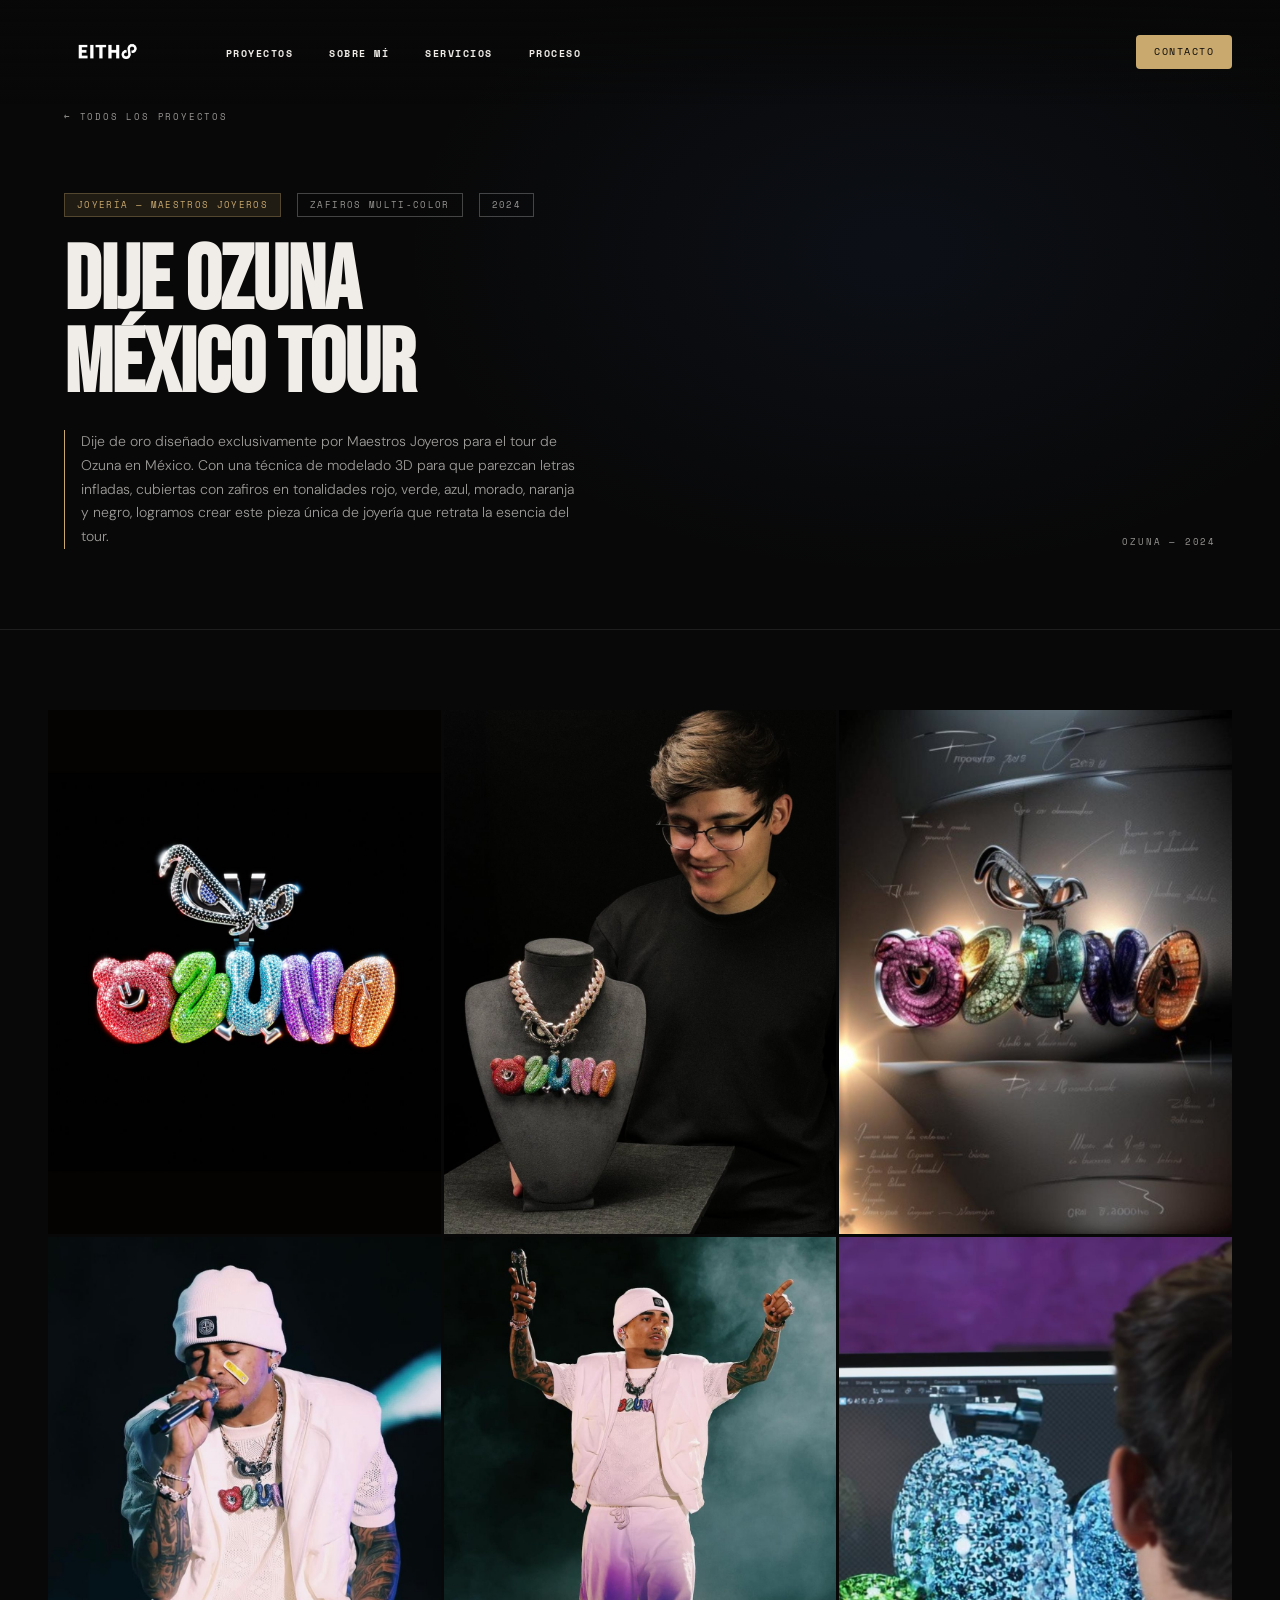
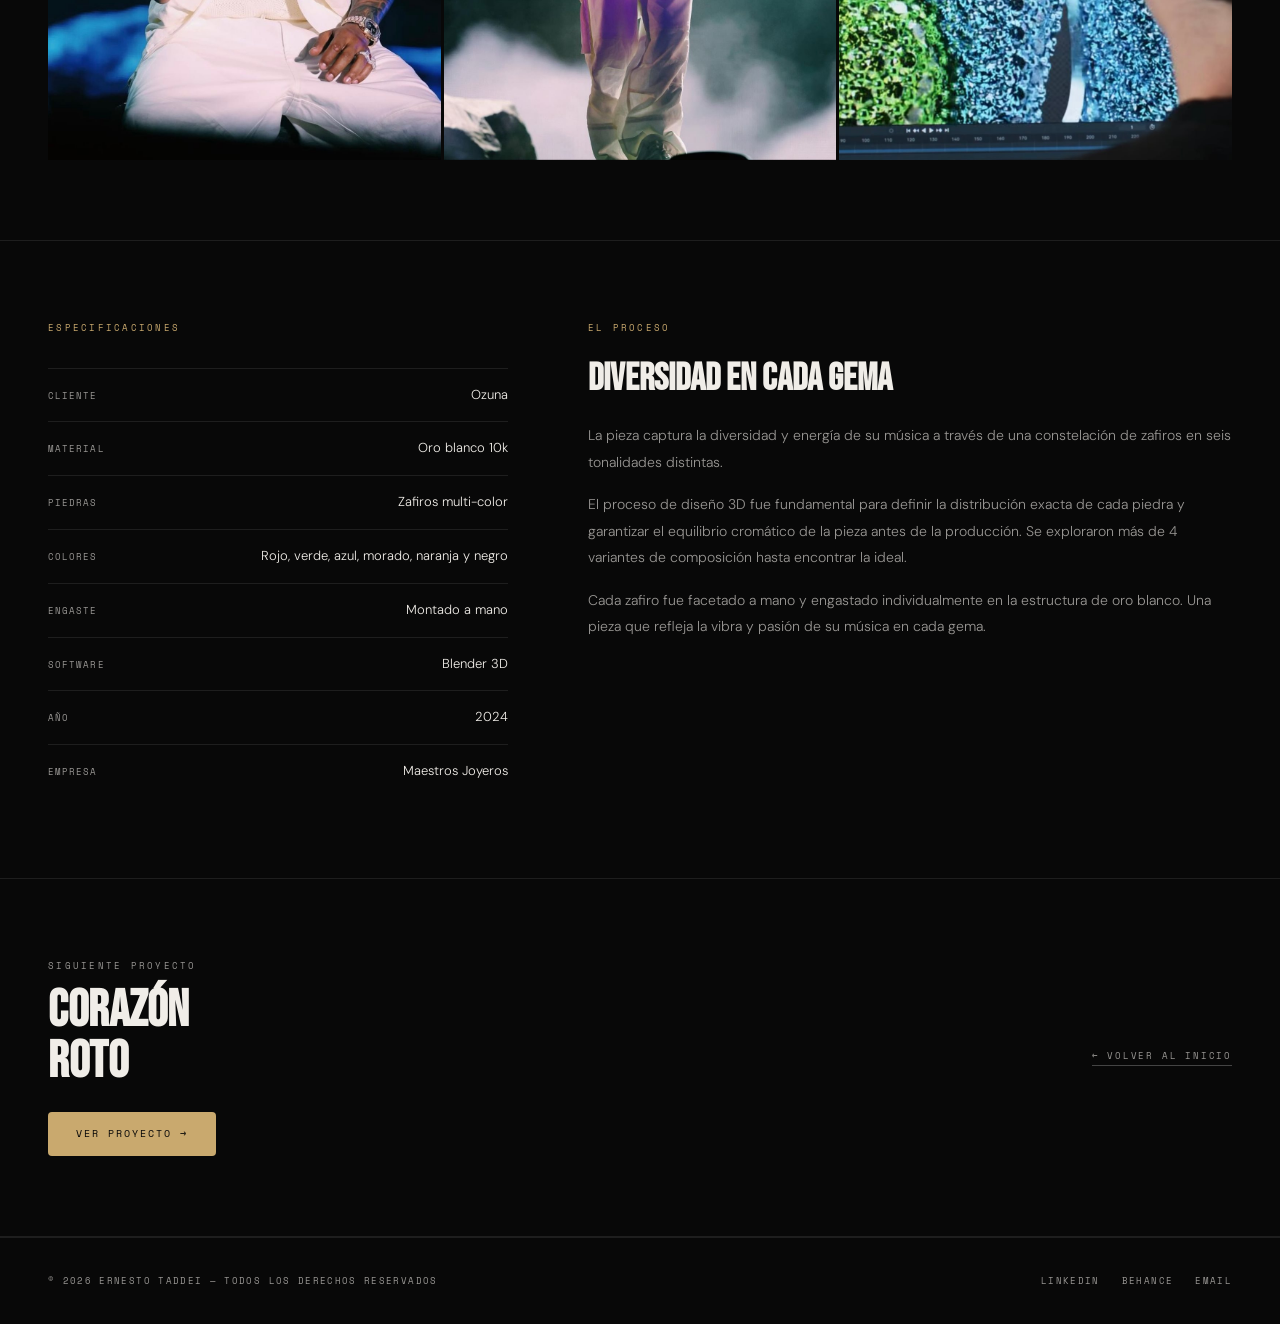
<file: projects/ozuna.html>
<!DOCTYPE html>
<html lang="es">
<head>
<meta charset="UTF-8"/>
<meta name="viewport" content="width=device-width, initial-scale=1.0"/>
<title>Ozuna — Dije México Tour | Ernesto Taddei</title>
<link rel="stylesheet" href="../assets/css/global.css"/>
<style>
.proj-hero{min-height:70vh;display:flex;align-items:flex-end;padding:0 64px 80px;position:relative;overflow:hidden;border-bottom:1px solid var(--gray);}
.proj-hero-bg{position:absolute;inset:0;background:radial-gradient(ellipse 60% 80% at 70% 40%, rgba(80,140,255,.06) 0%, transparent 65%);}
.proj-back{display:inline-flex;align-items:center;gap:8px;font-family:var(--font-mono);font-size:9px;letter-spacing:.2em;color:var(--muted);text-decoration:none;text-transform:uppercase;position:absolute;top:110px;left:64px;transition:color .3s;}
.proj-back:hover{color:var(--gold);}
.proj-meta{display:flex;gap:16px;margin-bottom:24px;flex-wrap:wrap;}
.proj-tag{font-family:var(--font-mono);font-size:9px;letter-spacing:.15em;color:var(--muted);text-transform:uppercase;border:1px solid var(--gray-mid);padding:4px 12px;}
.proj-tag.gold{color:var(--gold);border-color:rgba(201,169,110,.3);background:var(--gold-dim);}
.proj-title{font-family:var(--font-display);font-size:clamp(48px,7vw,100px);line-height:.92;letter-spacing:-.01em;margin-bottom:24px;}
.proj-subtitle{font-size:14px;color:var(--muted2);line-height:1.7;max-width:520px;border-left:1px solid var(--gold);padding-left:16px;}
.proj-year{font-family:var(--font-mono);font-size:9px;letter-spacing:.2em;color:var(--muted);text-transform:uppercase;position:absolute;bottom:80px;right:64px;}
.gallery-section{padding:80px 48px;border-bottom:1px solid var(--gray);}
.gallery-grid{display:grid;grid-template-columns:repeat(3,1fr);gap:3px;}
.gallery-img{width:100%;aspect-ratio:3/4;object-fit:cover;display:block;transition:transform .8s var(--ease);}
.gallery-img:hover{transform:scale(1.03);}
.gallery-item{overflow:hidden;background:var(--gray);}
.details-section{padding:80px 48px;display:grid;grid-template-columns:1fr 1.4fr;gap:80px;border-bottom:1px solid var(--gray);}
.spec-label{font-family:var(--font-mono);font-size:9px;letter-spacing:.25em;color:var(--gold);text-transform:uppercase;margin-bottom:32px;}
.spec-item{border-top:1px solid var(--gray);padding:16px 0;display:flex;justify-content:space-between;align-items:baseline;}
.spec-key{font-family:var(--font-mono);font-size:9px;letter-spacing:.12em;color:var(--muted);text-transform:uppercase;}
.spec-val{font-size:13px;color:var(--white);}
.copy-tag{font-family:var(--font-mono);font-size:9px;letter-spacing:.25em;color:var(--gold);text-transform:uppercase;margin-bottom:24px;}
.copy-title{font-family:var(--font-display);font-size:clamp(28px,3vw,44px);line-height:1;margin-bottom:24px;}
.copy-body{font-size:14px;color:var(--muted);line-height:1.9;}
.copy-body p+p{margin-top:16px;}
.next-section{padding:80px 48px;display:flex;align-items:center;justify-content:space-between;border-bottom:1px solid var(--gray);}
.next-label{font-family:var(--font-mono);font-size:9px;letter-spacing:.25em;color:var(--muted);text-transform:uppercase;margin-bottom:12px;}
.next-title{font-family:var(--font-display);font-size:clamp(32px,4vw,60px);line-height:1;}
.next-link{display:inline-flex;align-items:center;gap:12px;font-family:var(--font-mono);font-size:10px;letter-spacing:.2em;color:var(--black);background:var(--gold);padding:14px 28px;text-decoration:none;text-transform:uppercase;transition:background .3s;margin-top:24px;white-space:nowrap;border-radius:4px;}
.next-link:hover{background:var(--white);}
.back-home{font-family:var(--font-mono);font-size:9px;letter-spacing:.2em;color:var(--muted);text-decoration:none;text-transform:uppercase;border-bottom:1px solid var(--gray-mid);padding-bottom:2px;transition:color .3s,border-color .3s;}
.back-home:hover{color:var(--gold);border-color:var(--gold);}

@media(max-width:768px){
  .gallery-section{padding:40px 0;}
  .gallery-grid{display:flex;flex-direction:row;overflow-x:scroll;scroll-snap-type:x mandatory;-webkit-overflow-scrolling:touch;gap:3px;scrollbar-width:none;}
  .gallery-grid::-webkit-scrollbar{display:none;}
  .gallery-item{flex-shrink:0;width:88vw;scroll-snap-align:center;}
  .gallery-img{width:100%;aspect-ratio:3/4;height:auto;object-fit:cover;}
  .gallery-grid video{width:100%;aspect-ratio:3/4;object-fit:cover;display:block;}
  .details-section{grid-template-columns:1fr;gap:48px;padding:48px 24px;}
  .next-section{flex-direction:column;align-items:flex-start;gap:24px;padding:48px 24px;}
  .proj-hero{padding:80px 24px 48px;flex-direction:column;align-items:flex-start;min-height:auto;gap:0;}
  .proj-back{position:relative;top:auto;left:auto;margin-bottom:24px;}
  .proj-year{position:relative;bottom:auto;right:auto;margin-top:24px;}
}
</style>
</head>
<body>
<div class="cursor" id="cursor"></div>
<div class="cursor-ring" id="cursorRing"></div>

<nav>
  <a href="../index.html" class="nav-logo"><img src="../assets/logo.png" alt="Eith Studio Logo" class="nav-logo-img"></a>
  <ul class="nav-links">
    <li><a href="../index.html#work">Proyectos</a></li>
    <li><a href="../index.html#about">Sobre mí</a></li>
    <li><a href="../index.html#services">Servicios</a></li>
    <li><a href="../index.html#process">Proceso</a></li>
  </ul>
  <a href="../contact.html" class="nav-cta">Contacto</a>
  <button class="nav-toggle" aria-label="Menú"><span></span><span></span><span></span></button>
</nav>

<section class="proj-hero">
  <div class="proj-hero-bg"></div>
  <a href="../index.html#work" class="proj-back">← Todos los proyectos</a>
  <div>
    <div class="proj-meta">
      <span class="proj-tag gold">Joyería — Maestros Joyeros</span>
      <span class="proj-tag">Zafiros Multi-Color</span>
      <span class="proj-tag">2024</span>
    </div>
    <h1 class="proj-title">DIJE OZUNA<br/>MÉXICO TOUR</h1>
    <p class="proj-subtitle">Dije de oro diseñado exclusivamente por Maestros Joyeros para el tour de Ozuna en México. Con una técnica de modelado 3D para que parezcan letras infladas, cubiertas con zafiros en tonalidades rojo, verde, azul, morado, naranja y negro, logramos crear este pieza única de joyería que retrata la esencia del tour.</p>
  </div>
  <span class="proj-year">Ozuna — 2024</span>
</section>

<section class="gallery-section reveal">
  <div class="gallery-grid">
    <div class="gallery-item"><img src="../Joyería/7.jpg" alt="Constelación Ozuna — Vista Frontal" class="gallery-img"/></div>
    <div class="gallery-item"><img src="../Joyería/8.jpg" alt="Constelación Ozuna — Zafiro Central" class="gallery-img"/></div>
    <div class="gallery-item"><img src="../Joyería/9.jpg" alt="Constelación Ozuna — Set Completo" class="gallery-img"/></div>
    <div class="gallery-item"><img src="../Joyería/10.jpg" alt="Constelación Ozuna — Paleta de Zafiros" class="gallery-img"/></div>
    <div class="gallery-item"><img src="../Joyería/11.jpg" alt="Constelación Ozuna — Render Lateral" class="gallery-img"/></div>
    <div class="gallery-item"><img src="../Joyería/12.jpg" alt="Constelación Ozuna — Pieza Final" class="gallery-img"/></div>
  </div>
</section>

<section class="details-section reveal">
  <div class="details-specs">
    <p class="spec-label">Especificaciones</p>
    <div class="spec-item"><span class="spec-key">Cliente</span><span class="spec-val">Ozuna</span></div>
    <div class="spec-item"><span class="spec-key">Material</span><span class="spec-val">Oro blanco 10k</span></div>
    <div class="spec-item"><span class="spec-key">Piedras</span><span class="spec-val">Zafiros multi-color</span></div>
    <div class="spec-item"><span class="spec-key">Colores</span><span class="spec-val">Rojo, verde, azul, morado, naranja y negro</span></div>
    <div class="spec-item"><span class="spec-key">Engaste</span><span class="spec-val">Montado a mano</span></div>
    <div class="spec-item"><span class="spec-key">Software</span><span class="spec-val">Blender 3D</span></div>
    <div class="spec-item"><span class="spec-key">Año</span><span class="spec-val">2024</span></div>
    <div class="spec-item"><span class="spec-key">Empresa</span><span class="spec-val">Maestros Joyeros</span></div>
  </div>
  <div class="details-copy">
    <p class="copy-tag">El proceso</p>
    <h2 class="copy-title">DIVERSIDAD EN CADA GEMA</h2>
    <div class="copy-body">
      <p>La pieza captura la diversidad y energía de su música a través de una constelación de zafiros en seis tonalidades distintas.</p>
      <p>El proceso de diseño 3D fue fundamental para definir la distribución exacta de cada piedra y garantizar el equilibrio cromático de la pieza antes de la producción. Se exploraron más de 4 variantes de composición hasta encontrar la ideal.</p>
      <p>Cada zafiro fue facetado a mano y engastado individualmente en la estructura de oro blanco. Una pieza que refleja la vibra y pasión de su música en cada gema.</p>
    </div>
  </div>
</section>

<div class="next-section reveal">
  <div>
    <p class="next-label">Siguiente proyecto</p>
    <h2 class="next-title">CORAZÓN<br/>ROTO</h2>
    <a href="malilla.html" class="next-link">Ver proyecto →</a>
  </div>
  <a href="../index.html" class="back-home">← Volver al inicio</a>
</div>

<footer>
  <span class="footer-copy">© 2026 Ernesto Taddei — Todos los derechos reservados</span>
  <div class="footer-socials">
    <a href="https://linkedin.com/in/ernesto-taddei/" target="_blank">LinkedIn</a>
    <a href="#" target="_blank">Behance</a>
    <a href="mailto:eitaddei@hotmail.com">Email</a>
  </div>
</footer>

<script src="../assets/js/global.js"></script>
</body>
</html>
</file>
<file: assets/css/global.css>
/* ─────────────────────────────────────────
   GLOBAL CSS — Ernesto Taddei Portfolio
   Shared across all pages
───────────────────────────────────────── */

@import url('https://fonts.googleapis.com/css2?family=Bebas+Neue&family=DM+Sans:ital,wght@0,300;0,400;0,500;1,300&family=Space+Mono:wght@400;700&family=Source+Sans+Pro:wght@900&display=swap');

:root {
  --black: #080808;
  --white: #F0EDE8;
  --gold: #C9A96E;
  --gold-dim: rgba(201,169,110,0.12);
  --gold-glow: rgba(201,169,110,0.06);
  --gray: #1E1E1E;
  --gray-mid: #444;
  --gray-light: #777;
  --muted: rgba(240,237,232,0.62);
  --muted2: rgba(240,237,232,0.65);
  --font-display: 'Bebas Neue', sans-serif;
  --font-body: 'DM Sans', sans-serif;
  --font-mono: 'Space Mono', monospace;
  --ease: cubic-bezier(0.16,1,0.3,1);
}

*,*::before,*::after{box-sizing:border-box;margin:0;padding:0;}
html{scroll-behavior:smooth;}
body{
  background:var(--black);
  color:var(--white);
  font-family:var(--font-body);
  font-weight:300;
  line-height:1.6;
  overflow-x:hidden;
}
::selection{background:var(--gold);color:var(--black);}

.cursor,.cursor-ring{display:none;}

/* ── NAV ── */
nav{position:fixed;top:0;left:0;right:0;z-index:100;display:flex;align-items:center;justify-content:flex-start;gap:40px;padding:24px 48px 24px 24px;}
.nav-cta{margin-left:auto;}
nav::after{content:'';position:absolute;inset:0;background:linear-gradient(to bottom,rgba(8,8,8,.96) 0%,transparent 100%);z-index:-1;}
.nav-logo{font-family:var(--font-mono);font-size:11px;letter-spacing:.2em;color:var(--gold);text-decoration:none;text-transform:uppercase;display:flex;align-items:center;gap:10px;}
.nav-logo-img{height:56px;width:auto;object-fit:contain;filter:brightness(0) invert(1);}
.nav-links{display:flex;gap:36px;list-style:none;}
.nav-links a{font-family:var(--font-mono);font-weight:700;font-size:10px;letter-spacing:.15em;color:var(--white);text-decoration:none;text-transform:uppercase;transition:color .3s;}
.nav-links a:hover{color:var(--white);}
.nav-cta{font-family:var(--font-mono);font-size:10px;letter-spacing:.15em;color:var(--black);background:var(--gold);padding:9px 18px;text-decoration:none;text-transform:uppercase;transition:background .3s;border-radius:4px;}
.nav-cta:hover{background:var(--white);}
.nav-toggle{display:none;flex-direction:column;justify-content:center;gap:5px;width:28px;height:28px;background:none;border:none;cursor:pointer;padding:0;margin-left:auto;z-index:110;}
.nav-toggle span{display:block;width:100%;height:2px;background:var(--white);transition:transform .3s,opacity .3s;}
.nav-toggle.active span:nth-child(1){transform:translateY(7px) rotate(45deg);}
.nav-toggle.active span:nth-child(2){opacity:0;}
.nav-toggle.active span:nth-child(3){transform:translateY(-7px) rotate(-45deg);}

/* ── FOOTER ── */
footer{border-top:1px solid var(--gray);padding:36px 48px;display:flex;align-items:center;justify-content:space-between;}
.footer-copy{font-family:var(--font-mono);font-size:9px;letter-spacing:.15em;color:var(--muted);text-transform:uppercase;}
.footer-socials{display:flex;gap:22px;}
.footer-socials a{font-family:var(--font-mono);font-size:9px;letter-spacing:.15em;color:var(--muted);text-decoration:none;text-transform:uppercase;transition:color .3s;}
.footer-socials a:hover{color:var(--gold);}

/* ── REVEAL ANIMATION ── */
.reveal{opacity:0;transform:translateY(36px);transition:opacity .9s var(--ease),transform .9s var(--ease);}
.reveal.visible{opacity:1;transform:translateY(0);}

/* ── SHARED BUTTONS ── */
.btn-primary{display:inline-block;background:var(--gold);color:var(--black);font-family:var(--font-mono);font-size:11px;letter-spacing:.2em;text-transform:uppercase;text-decoration:none;padding:16px 32px;transition:background .3s,transform .2s;white-space:nowrap;border-radius:4px;}
.btn-primary:hover{background:var(--white);transform:translateX(-4px);}
.btn-secondary{display:inline-block;color:var(--muted);font-family:var(--font-mono);font-size:11px;letter-spacing:.2em;text-transform:uppercase;text-decoration:none;border-bottom:1px solid var(--gray-mid);padding-bottom:2px;transition:color .3s,border-color .3s;white-space:nowrap;}
.btn-secondary:hover{color:var(--white);border-color:var(--white);}
.btn-ver-mas{display:inline-flex;align-items:center;gap:10px;font-family:var(--font-mono);font-size:10px;letter-spacing:.2em;text-transform:uppercase;color:var(--white);text-decoration:none;border:1px solid var(--gray-mid);padding:12px 22px;transition:border-color .3s,color .3s,background .3s;border-radius:4px;}
.btn-ver-mas:hover{border-color:var(--gold);color:var(--gold);}
.btn-ver-mas svg{transition:transform .3s;}
.btn-ver-mas:hover svg{transform:translateX(4px);}

/* ── SECTION HEADER SHARED ── */
.sh-wrap{padding:0 48px;margin-bottom:60px;}
.sh-label{font-family:var(--font-mono);font-size:10px;letter-spacing:.3em;color:var(--gold);text-transform:uppercase;margin-bottom:8px;}
.sh-title{font-family:var(--font-display);font-size:clamp(48px,6vw,80px);line-height:.95;letter-spacing:-.01em;}

/* ── MARQUEE ── */
.marquee-wrap{border-top:1px solid var(--gray);border-bottom:1px solid var(--gray);overflow:hidden;padding:16px 0;}
.marquee-track{display:flex;gap:28px;white-space:nowrap;animation:marquee 28s linear infinite;will-change:transform;}
.marquee-item{display:flex;align-items:center;gap:28px;font-family:var(--font-display);font-size:16px;letter-spacing:.08em;color:var(--muted);text-transform:uppercase;flex-shrink:0;}
.m-dot{width:5px;height:5px;border-radius:50%;background:var(--gold);flex-shrink:0;}

/* ── ANIMATIONS ── */
@keyframes fadeUp{from{opacity:0;transform:translateY(20px);}to{opacity:1;transform:translateY(0);}}
@keyframes slideUp{from{opacity:0;transform:translateY(100%);}to{opacity:1;transform:translateY(0);}}
@keyframes marquee{from{transform:translateX(0);}to{transform:translateX(-50%);}}
@keyframes rotateSlow{from{transform:rotate(0deg);}to{transform:rotate(360deg);}}
@keyframes pulse{0%,100%{opacity:1;transform:scale(1);}50%{opacity:.5;transform:scale(.85);}}
@keyframes blinkDot{0%,100%{opacity:1;}50%{opacity:.2;}}
@keyframes clientsScroll{from{transform:translateX(0);}to{transform:translateX(-50%);}}
@keyframes heroFloat{0%,100%{transform:translateY(0px) rotate(-1deg);}50%{transform:translateY(-16px) rotate(1deg);}}

/* ── MOBILE ── */
@media (max-width: 768px) {
  nav { display: grid; grid-template-columns: 1fr 1fr 1fr; align-items: center; padding: 18px 24px; gap: 12px; }
  .nav-logo-img { height: 51px; }
  .nav-logo { order: 2; justify-self: center; }
  .nav-links { display: none; }
  .nav-toggle { display: flex; order: 3; justify-self: center; flex-shrink: 0; margin-left: 0; }
  .nav-cta { order: 1; justify-self: center; flex-shrink: 0; margin-left: 0; padding: 7px 14px; font-size: 9px; }
  .nav-links.open { display: flex; flex-direction: column; position: fixed; top: 87px; left: 0; right: 0; bottom: 0; background: var(--black); padding: 24px 32px 40px; gap: 4px; z-index: 99; overflow-y: auto; }
  .nav-links.open li { border-bottom: 1px solid var(--gray); }
  .nav-links.open a { display: block; padding: 16px 0; font-size: 14px; }

  footer { flex-direction: column; gap: 16px; text-align: center; padding: 32px 24px; }
  .footer-socials { justify-content: center; }

  .sh-wrap { padding: 0 24px; }
}
</file>
